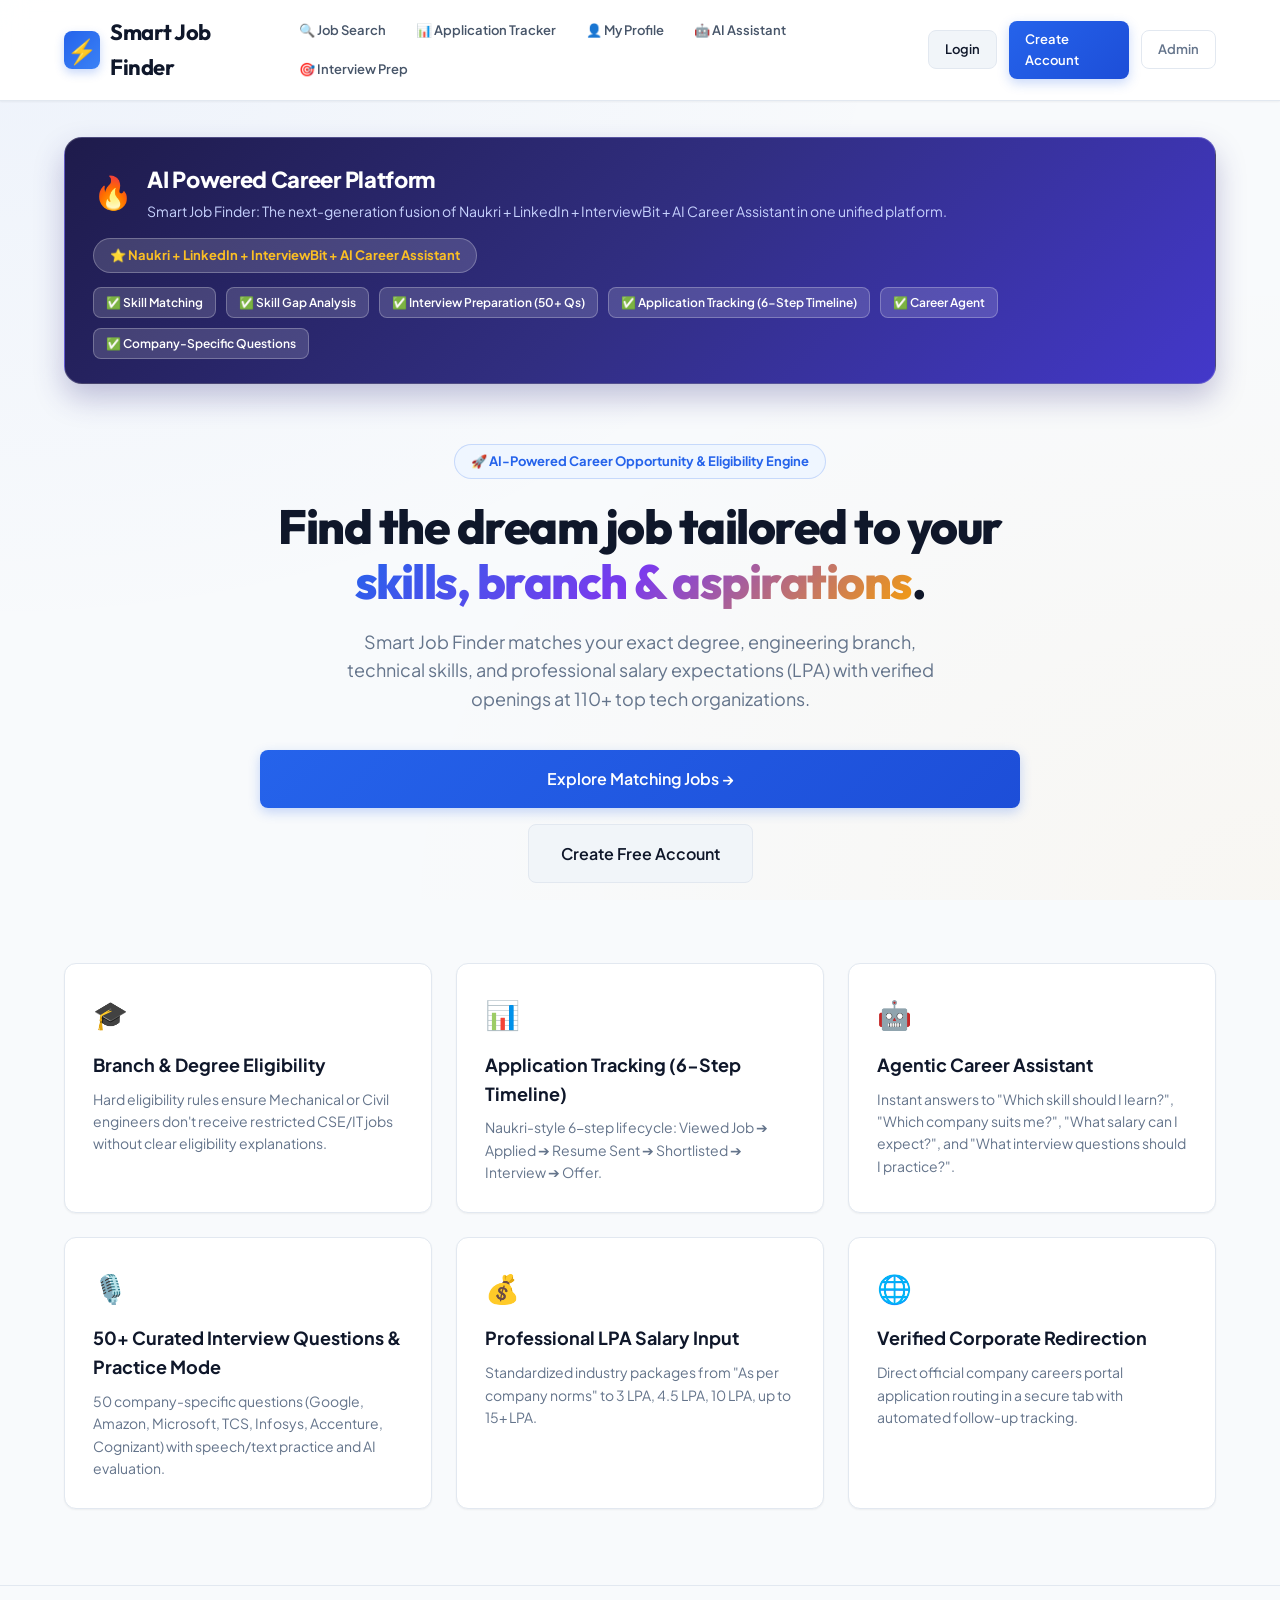
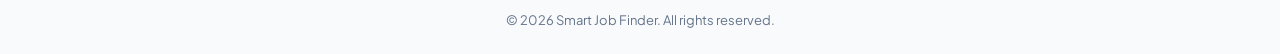
<file: web/index.html>
<!DOCTYPE html>
<html lang="en">
<head>
    <meta charset="UTF-8">
    <meta name="viewport" content="width=device-width, initial-scale=1.0">
    <title>Smart Job Finder - Discover Opportunities That Match Your Skills</title>
    <link rel="stylesheet" href="css/style.css">
</head>
<body>

    <header class="app-header">
        <div class="header-content">
            <a href="index.html" class="logo-title">
                <span class="logo-icon">⚡</span>
                <h1>Smart Job Finder</h1>
            </a>
            <div class="header-nav-links">
                <a href="job-search.html" class="nav-link">🔍 Job Search</a>
                <a href="application-tracker.html" class="nav-link">📊 Application Tracker</a>
                <a href="profile.html" class="nav-link">👤 My Profile</a>
                <a href="career-assistant.html" class="nav-link">🤖 AI Assistant</a>
                <a href="interview-prep.html" class="nav-link">🎯 Interview Prep</a>
            </div>
            <div class="header-actions">
                <a href="login.html" class="btn btn-secondary btn-sm">Login</a>
                <a href="register.html" class="btn btn-primary btn-sm">Create Account</a>
                <a href="admin-login.html" class="btn btn-outline btn-sm">Admin</a>
            </div>
        </div>
    </header>

    <main class="main-container">
        <!-- FEATURE 12: Teacher Attraction Banner -->
        <div class="teacher-attraction-banner" style="background: linear-gradient(135deg, #1e1b4b 0%, #312e81 50%, #4338ca 100%); color: #ffffff; padding: 24px 28px; border-radius: 18px; margin-bottom: 32px; box-shadow: 0 14px 30px rgba(49, 46, 129, 0.28); border: 1px solid rgba(255,255,255,0.18);">
            <div style="display:flex; justify-content:space-between; align-items:center; flex-wrap:wrap; gap:16px; margin-bottom:14px;">
                <div style="display:flex; align-items:center; gap:14px;">
                    <span style="font-size:32px;">🔥</span>
                    <div>
                        <h2 style="margin:0; font-size:22px; font-weight:800; letter-spacing:-0.3px; color:#ffffff;">AI Powered Career Platform</h2>
                        <p style="margin:3px 0 0 0; font-size:14px; color:#c7d2fe;">Smart Job Finder: The next-generation fusion of Naukri + LinkedIn + InterviewBit + AI Career Assistant in one unified platform.</p>
                    </div>
                </div>
                <span style="background:rgba(255,255,255,0.15); border:1px solid rgba(255,255,255,0.25); padding:6px 16px; border-radius:9999px; font-size:13px; font-weight:700; color:#fbbf24;">
                    ⭐ Naukri + LinkedIn + InterviewBit + AI Career Assistant
                </span>
            </div>
            <div style="display:flex; flex-wrap:wrap; gap:10px;">
                <span class="teacher-highlight-pill">✅ Skill Matching</span>
                <span class="teacher-highlight-pill">✅ Skill Gap Analysis</span>
                <span class="teacher-highlight-pill">✅ Interview Preparation (50+ Qs)</span>
                <span class="teacher-highlight-pill">✅ Application Tracking (6-Step Timeline)</span>
                <span class="teacher-highlight-pill">✅ Career Agent</span>
                <span class="teacher-highlight-pill">✅ Company-Specific Questions</span>
            </div>
        </div>

        <section class="hero-section">
            <div class="hero-pill">
                🚀 AI-Powered Career Opportunity &amp; Eligibility Engine
            </div>
            <h2 class="hero-title">
                Find the dream job tailored to your <span class="gradient-text">skills, branch &amp; aspirations</span>.
            </h2>
            <p class="hero-subtitle">
                Smart Job Finder matches your exact degree, engineering branch, technical skills, and professional salary expectations (LPA) with verified openings at 110+ top tech organizations.
            </p>
            <div class="hero-cta-group">
                <a href="job-search.html" class="btn btn-primary btn-lg">Explore Matching Jobs →</a>
                <a href="register.html" class="btn btn-secondary btn-lg">Create Free Account</a>
            </div>
        </section>

        <section class="feature-grid">
            <div class="feature-card">
                <span class="feature-icon">🎓</span>
                <h3>Branch &amp; Degree Eligibility</h3>
                <p>Hard eligibility rules ensure Mechanical or Civil engineers don't receive restricted CSE/IT jobs without clear eligibility explanations.</p>
            </div>
            <div class="feature-card">
                <span class="feature-icon">📊</span>
                <h3>Application Tracking (6-Step Timeline)</h3>
                <p>Naukri-style 6-step lifecycle: Viewed Job ➔ Applied ➔ Resume Sent ➔ Shortlisted ➔ Interview ➔ Offer.</p>
            </div>
            <div class="feature-card">
                <span class="feature-icon">🤖</span>
                <h3>Agentic Career Assistant</h3>
                <p>Instant answers to "Which skill should I learn?", "Which company suits me?", "What salary can I expect?", and "What interview questions should I practice?".</p>
            </div>
            <div class="feature-card">
                <span class="feature-icon">🎙️</span>
                <h3>50+ Curated Interview Questions &amp; Practice Mode</h3>
                <p>50 company-specific questions (Google, Amazon, Microsoft, TCS, Infosys, Accenture, Cognizant) with speech/text practice and AI evaluation.</p>
            </div>
            <div class="feature-card">
                <span class="feature-icon">💰</span>
                <h3>Professional LPA Salary Input</h3>
                <p>Standardized industry packages from "As per company norms" to 3 LPA, 4.5 LPA, 10 LPA, up to 15+ LPA.</p>
            </div>
            <div class="feature-card">
                <span class="feature-icon">🌐</span>
                <h3>Verified Corporate Redirection</h3>
                <p>Direct official company careers portal application routing in a secure tab with automated follow-up tracking.</p>
            </div>
        </section>
    </main>

    <footer style="text-align: center; padding: 24px; font-size: 13px; color: var(--text-muted); border-top: 1px solid var(--border-color); margin-top: 40px;">
        <p>© 2026 Smart Job Finder. All rights reserved.</p>
    </footer>

    <script src="js/script.js"></script>
</body>
</html>
</file>
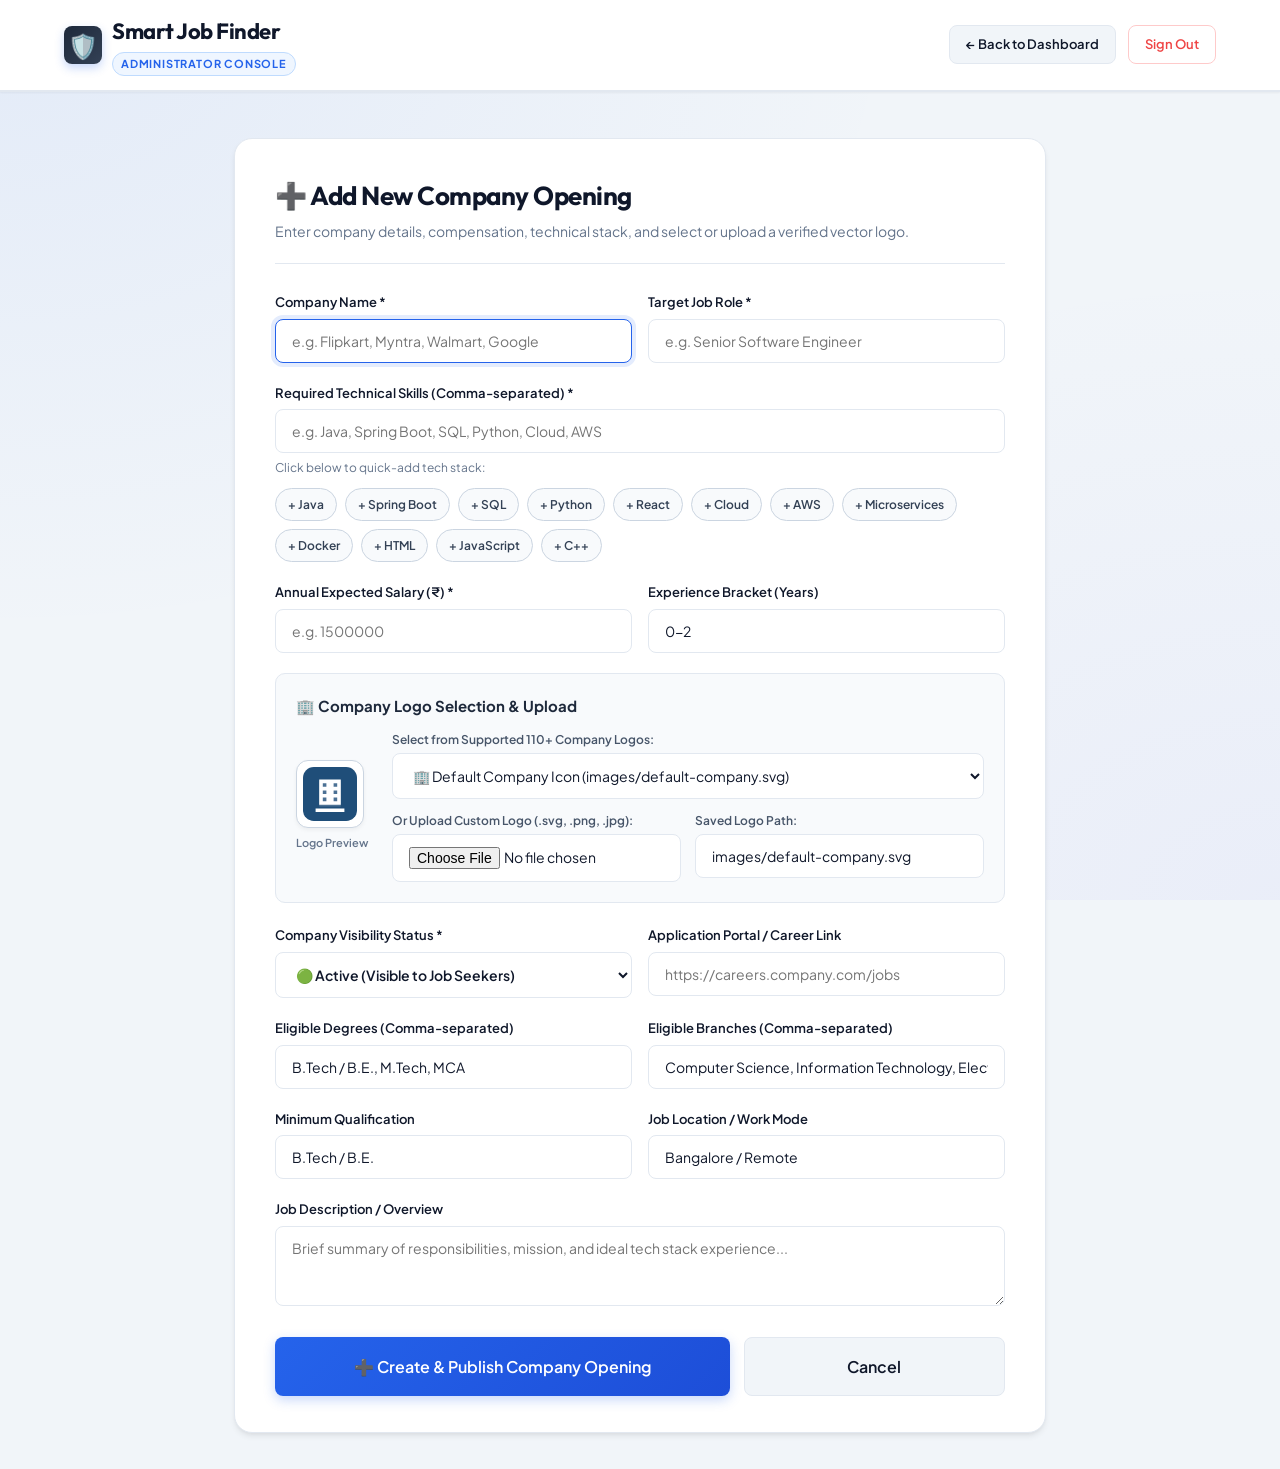
<file: web/add-company.html>
<!DOCTYPE html>
<html lang="en">
<head>
    <meta charset="UTF-8">
    <meta name="viewport" content="width=device-width, initial-scale=1.0">
    <title>Add New Company Opening - Smart Job Finder Admin</title>
    <link rel="stylesheet" href="css/style.css">
</head>
<body class="admin-body">

    <header class="app-header admin-header">
        <div class="header-content">
            <div class="logo-title">
                <span class="logo-icon admin-icon">🛡️</span>
                <div>
                    <h1>Smart Job Finder</h1>
                    <span class="badge-admin-tag">Administrator Console</span>
                </div>
            </div>
            <div class="header-actions">
                <a href="adminDashboard" class="btn btn-secondary btn-sm">← Back to Dashboard</a>
                <a href="adminLogout" class="btn btn-outline btn-sm btn-logout">Sign Out</a>
            </div>
        </div>
    </header>

    <main class="main-container admin-main" style="max-width: 860px;">
        <div class="search-form-card" style="max-width: 100%; padding: 36px 40px; margin-top: 10px;">
            <div class="search-header" style="text-align: left; border-bottom: 1px solid var(--border-color); padding-bottom: 20px; margin-bottom: 28px;">
                <div style="display: flex; justify-content: space-between; align-items: center;">
                    <div>
                        <h2 style="font-size: 26px; color: var(--text-main);">➕ Add New Company Opening</h2>
                        <p style="color: var(--text-muted); font-size: 14px; margin-top: 4px;">Enter company details, compensation, technical stack, and select or upload a verified vector logo.</p>
                    </div>
                </div>
            </div>

            <!-- Alert banner -->
            <div id="alertBanner" class="alert-banner"></div>

            <form action="addCompany" method="post" enctype="multipart/form-data">
                <div class="form-grid-2">
                    <div class="form-group">
                        <label for="company_name">Company Name *</label>
                        <input type="text"
                               id="company_name"
                               name="company_name"
                               class="form-control"
                               placeholder="e.g. Flipkart, Myntra, Walmart, Google"
                               required
                               autofocus
                               oninput="autoDetectLogo(this.value)">
                    </div>

                    <div class="form-group">
                        <label for="role">Target Job Role *</label>
                        <input type="text"
                               id="role"
                               name="role"
                               class="form-control"
                               placeholder="e.g. Senior Software Engineer"
                               required>
                    </div>
                </div>

                <div class="form-group">
                    <label for="skillsInput">Required Technical Skills (Comma-separated) *</label>
                    <input type="text"
                           id="skillsInput"
                           name="skills"
                           class="form-control"
                           placeholder="e.g. Java, Spring Boot, SQL, Python, Cloud, AWS"
                           required>
                    <div class="form-hint">Click below to quick-add tech stack:</div>
                    <div class="chip-container">
                        <span class="quick-chip" data-skill="Java">+ Java</span>
                        <span class="quick-chip" data-skill="Spring Boot">+ Spring Boot</span>
                        <span class="quick-chip" data-skill="SQL">+ SQL</span>
                        <span class="quick-chip" data-skill="Python">+ Python</span>
                        <span class="quick-chip" data-skill="React">+ React</span>
                        <span class="quick-chip" data-skill="Cloud">+ Cloud</span>
                        <span class="quick-chip" data-skill="AWS">+ AWS</span>
                        <span class="quick-chip" data-skill="Microservices">+ Microservices</span>
                        <span class="quick-chip" data-skill="Docker">+ Docker</span>
                        <span class="quick-chip" data-skill="HTML">+ HTML</span>
                        <span class="quick-chip" data-skill="JavaScript">+ JavaScript</span>
                        <span class="quick-chip" data-skill="C++">+ C++</span>
                    </div>
                </div>

                <div class="form-grid-2">
                    <div class="form-group">
                        <label for="salary">Annual Expected Salary (₹) *</label>
                        <input type="number"
                               id="salary"
                               name="salary"
                               class="form-control"
                               min="100000"
                               step="50000"
                               placeholder="e.g. 1500000"
                               required>
                    </div>

                    <div class="form-group">
                        <label for="experience">Experience Bracket (Years)</label>
                        <input type="text"
                               id="experience"
                               name="experience"
                               class="form-control"
                               placeholder="e.g. 0-2, 1-3, 2-5"
                               value="0-2">
                    </div>
                </div>

                <!-- Logo Management Section -->
                <div class="form-group" style="background: #f8fafc; border: 1px solid #e2e8f0; border-radius: 10px; padding: 20px; margin-bottom: 22px;">
                    <label style="font-weight: 700; color: #1e293b; font-size: 15px; margin-bottom: 12px; display: block;">🏢 Company Logo Selection &amp; Upload</label>
                    <div style="display: flex; gap: 24px; align-items: center; flex-wrap: wrap;">
                        <div style="text-align: center;">
                            <img id="logoPreview" src="images/default-company.svg" alt="Selected Logo Preview" style="width: 68px; height: 68px; object-fit: contain; background: #ffffff; border: 1.5px solid #cbd5e1; border-radius: 12px; padding: 6px; display: block; box-shadow: 0 2px 4px rgba(0,0,0,0.05);" onerror="this.onerror=null;this.src='images/default-company.svg';">
                            <span style="font-size: 11px; color: #64748b; margin-top: 6px; display: block; font-weight: 600;">Logo Preview</span>
                        </div>
                        <div style="flex: 1; min-width: 280px;">
                            <label for="logoSelect" style="font-size: 12px; font-weight: 600; color: #475569; margin-bottom: 4px; display: block;">Select from Supported 110+ Company Logos:</label>
                            <select id="logoSelect" class="form-control" style="margin-bottom: 12px;" onchange="onPresetSelected(this.value)">
                                <option value="images/accenture.svg">Accenture (images/accenture.svg)</option>
                                <option value="images/adobe.svg">Adobe (images/adobe.svg)</option>
                                <option value="images/airbnb.svg">Airbnb (images/airbnb.svg)</option>
                                <option value="images/amazon.svg">Amazon (images/amazon.svg)</option>
                                <option value="images/amd.svg">AMD (images/amd.svg)</option>
                                <option value="images/americanexpress.svg">American Express (AMEX) (images/americanexpress.svg)</option>
                                <option value="images/apple.svg">Apple (images/apple.svg)</option>
                                <option value="images/arm.svg">ARM (images/arm.svg)</option>
                                <option value="images/atlassian.svg">Atlassian (images/atlassian.svg)</option>
                                <option value="images/bain.svg">Bain & Company (images/bain.svg)</option>
                                <option value="images/bankofamerica.svg">Bank of America (images/bankofamerica.svg)</option>
                                <option value="images/barclays.svg">Barclays (images/barclays.svg)</option>
                                <option value="images/bcg.svg">Boston Consulting Group (BCG) (images/bcg.svg)</option>
                                <option value="images/bigbasket.svg">BigBasket (images/bigbasket.svg)</option>
                                <option value="images/bnpparibas.svg">BNP Paribas (images/bnpparibas.svg)</option>
                                <option value="images/booking.svg">Booking.com (images/booking.svg)</option>
                                <option value="images/bosch.svg">Bosch (images/bosch.svg)</option>
                                <option value="images/broadcom.svg">Broadcom (images/broadcom.svg)</option>
                                <option value="images/capgemini.svg">Capgemini (images/capgemini.svg)</option>
                                <option value="images/cisco.svg">Cisco (images/cisco.svg)</option>
                                <option value="images/citi.svg">Citi (images/citi.svg)</option>
                                <option value="images/cognizant.svg">Cognizant (images/cognizant.svg)</option>
                                <option value="images/cred.svg">Cred (images/cred.svg)</option>
                                <option value="images/databricks.svg">Databricks (images/databricks.svg)</option>
                                <option value="images/default-company.svg" selected>🏢 Default Company Icon (images/default-company.svg)</option>
                                <option value="images/dell.svg">Dell (images/dell.svg)</option>
                                <option value="images/deloitte.svg">Deloitte (images/deloitte.svg)</option>
                                <option value="images/deutschebank.svg">Deutsche Bank (images/deutschebank.svg)</option>
                                <option value="images/dropbox.svg">Dropbox (images/dropbox.svg)</option>
                                <option value="images/dxctechnology.svg">DXC Technology (images/dxctechnology.svg)</option>
                                <option value="images/ebay.svg">Ebay (images/ebay.svg)</option>
                                <option value="images/ericsson.svg">Ericsson (images/ericsson.svg)</option>
                                <option value="images/ey.svg">Ernst & Young (EY) (images/ey.svg)</option>
                                <option value="images/flipkart.svg">Flipkart (images/flipkart.svg)</option>
                                <option value="images/freshworks.svg">Freshworks (images/freshworks.svg)</option>
                                <option value="images/github.svg">Github (images/github.svg)</option>
                                <option value="images/goldmansachs.svg">Goldman Sachs (images/goldmansachs.svg)</option>
                                <option value="images/google.svg">Google (images/google.svg)</option>
                                <option value="images/groww.svg">Groww (images/groww.svg)</option>
                                <option value="images/hcltech.svg">HCLTech (images/hcltech.svg)</option>
                                <option value="images/hexaware.svg">Hexaware (images/hexaware.svg)</option>
                                <option value="images/honeywell.svg">Honeywell (images/honeywell.svg)</option>
                                <option value="images/hp.svg">HP (images/hp.svg)</option>
                                <option value="images/hsbc.svg">Hsbc (images/hsbc.svg)</option>
                                <option value="images/ibm.svg">IBM (images/ibm.svg)</option>
                                <option value="images/infosys.svg">Infosys (images/infosys.svg)</option>
                                <option value="images/inmobi.svg">Inmobi (images/inmobi.svg)</option>
                                <option value="images/intel.svg">Intel (images/intel.svg)</option>
                                <option value="images/intuit.svg">Intuit (images/intuit.svg)</option>
                                <option value="images/jpmorgan.svg">JPMorgan Chase (images/jpmorgan.svg)</option>
                                <option value="images/kpmg.svg">KPMG (images/kpmg.svg)</option>
                                <option value="images/lenovo.svg">Lenovo (images/lenovo.svg)</option>
                                <option value="images/linkedin.svg">Linkedin (images/linkedin.svg)</option>
                                <option value="images/ltimindtree.svg">LTIMindtree (images/ltimindtree.svg)</option>
                                <option value="images/mastercard.svg">Mastercard (images/mastercard.svg)</option>
                                <option value="images/mckinsey.svg">McKinsey & Company (images/mckinsey.svg)</option>
                                <option value="images/meesho.svg">Meesho (images/meesho.svg)</option>
                                <option value="images/meta.svg">Meta (images/meta.svg)</option>
                                <option value="images/micron.svg">Micron (images/micron.svg)</option>
                                <option value="images/microsoft.svg">Microsoft (images/microsoft.svg)</option>
                                <option value="images/morganstanley.svg">Morgan Stanley (images/morganstanley.svg)</option>
                                <option value="images/mphasis.svg">Mphasis (images/mphasis.svg)</option>
                                <option value="images/myntra.svg">Myntra (images/myntra.svg)</option>
                                <option value="images/netflix.svg">Netflix (images/netflix.svg)</option>
                                <option value="images/nokia.svg">Nokia (images/nokia.svg)</option>
                                <option value="images/nvidia.svg">Nvidia (images/nvidia.svg)</option>
                                <option value="images/nykaa.svg">Nykaa (images/nykaa.svg)</option>
                                <option value="images/ola.svg">Ola (images/ola.svg)</option>
                                <option value="images/oracle.svg">Oracle (images/oracle.svg)</option>
                                <option value="images/palantir.svg">Palantir (images/palantir.svg)</option>
                                <option value="images/paypal.svg">Paypal (images/paypal.svg)</option>
                                <option value="images/paytm.svg">Paytm (images/paytm.svg)</option>
                                <option value="images/persistentsystems.svg">Persistentsystems (images/persistentsystems.svg)</option>
                                <option value="images/philips.svg">Philips (images/philips.svg)</option>
                                <option value="images/phonepe.svg">PhonePe (images/phonepe.svg)</option>
                                <option value="images/pinterest.svg">Pinterest (images/pinterest.svg)</option>
                                <option value="images/pwc.svg">PwC (PricewaterhouseCoopers) (images/pwc.svg)</option>
                                <option value="images/qualcomm.svg">Qualcomm (images/qualcomm.svg)</option>
                                <option value="images/razorpay.svg">Razorpay (images/razorpay.svg)</option>
                                <option value="images/reddit.svg">Reddit (images/reddit.svg)</option>
                                <option value="images/salesforce.svg">Salesforce (images/salesforce.svg)</option>
                                <option value="images/samsung.svg">Samsung (images/samsung.svg)</option>
                                <option value="images/sap.svg">SAP (images/sap.svg)</option>
                                <option value="images/schneiderelectric.svg">Schneider Electric (images/schneiderelectric.svg)</option>
                                <option value="images/servicenow.svg">ServiceNow (images/servicenow.svg)</option>
                                <option value="images/siemens.svg">Siemens (images/siemens.svg)</option>
                                <option value="images/snowflake.svg">Snowflake (images/snowflake.svg)</option>
                                <option value="images/sony.svg">Sony (images/sony.svg)</option>
                                <option value="images/spotify.svg">Spotify (images/spotify.svg)</option>
                                <option value="images/standardchartered.svg">Standard Chartered (images/standardchartered.svg)</option>
                                <option value="images/stripe.svg">Stripe (images/stripe.svg)</option>
                                <option value="images/swiggy.svg">Swiggy (images/swiggy.svg)</option>
                                <option value="images/tcs.svg">Tata Consultancy Services (TCS) (images/tcs.svg)</option>
                                <option value="images/techmahindra.svg">Tech Mahindra (images/techmahindra.svg)</option>
                                <option value="images/ti.svg">Texas Instruments (TI) (images/ti.svg)</option>
                                <option value="images/twilio.svg">Twilio (images/twilio.svg)</option>
                                <option value="images/twitter.svg">Twitter / X (images/twitter.svg)</option>
                                <option value="images/uber.svg">Uber (images/uber.svg)</option>
                                <option value="images/urbancompany.svg">Urban Company (images/urbancompany.svg)</option>
                                <option value="images/visa.svg">Visa (images/visa.svg)</option>
                                <option value="images/vmware.svg">VMware (images/vmware.svg)</option>
                                <option value="images/walmart.svg">Walmart (images/walmart.svg)</option>
                                <option value="images/walmartglobaltech.svg">Walmart Global Tech (images/walmartglobaltech.svg)</option>
                                <option value="images/wellsfargo.svg">Wells Fargo (images/wellsfargo.svg)</option>
                                <option value="images/westerndigital.svg">Western Digital (images/westerndigital.svg)</option>
                                <option value="images/wipro.svg">Wipro (images/wipro.svg)</option>
                                <option value="images/workday.svg">Workday (images/workday.svg)</option>
                                <option value="images/zepto.svg">Zepto (images/zepto.svg)</option>
                                <option value="images/zerodha.svg">Zerodha (images/zerodha.svg)</option>
                                <option value="images/zoho.svg">Zoho (images/zoho.svg)</option>
                                <option value="images/zomato.svg">Zomato (images/zomato.svg)</option>
                            </select>
                            <div style="display: flex; gap: 14px; flex-wrap: wrap;">
                                <div style="flex: 1; min-width: 180px;">
                                    <label for="logoFile" style="font-size: 12px; font-weight: 600; color: #475569; margin-bottom: 4px; display: block;">Or Upload Custom Logo (.svg, .png, .jpg):</label>
                                    <input type="file" id="logoFile" name="logo_file" accept=".svg,.png,.jpg,.jpeg,.webp" class="form-control" onchange="onFileUploaded(this)">
                                </div>
                                <div style="flex: 1; min-width: 180px;">
                                    <label for="logo" style="font-size: 12px; font-weight: 600; color: #475569; margin-bottom: 4px; display: block;">Saved Logo Path:</label>
                                    <input type="text" id="logo" name="logo" class="form-control" value="images/default-company.svg" oninput="updateLogoPreview(this.value)">
                                </div>
                            </div>
                        </div>
                    </div>
                </div>

                <div class="form-grid-2">
                    <div class="form-group">
                        <label for="status">Company Visibility Status *</label>
                        <select id="status" name="status" class="form-control" style="font-weight: 600;">
                            <option value="ACTIVE" selected>🟢 Active (Visible to Job Seekers)</option>
                            <option value="INACTIVE">⏸️ Inactive (Hidden from Job Seekers)</option>
                        </select>
                    </div>

                    <div class="form-group">
                        <label for="apply_url">Application Portal / Career Link</label>
                        <input type="text"
                               id="apply_url"
                               name="apply_url"
                               class="form-control"
                               placeholder="https://careers.company.com/jobs">
                    </div>
                </div>

                <div class="form-grid-2">
                    <div class="form-group">
                        <label for="required_degree">Eligible Degrees (Comma-separated)</label>
                        <input type="text"
                               id="required_degree"
                               name="required_degree"
                               class="form-control"
                               placeholder="e.g. B.Tech / B.E., M.Tech, MCA"
                               value="B.Tech / B.E., M.Tech, MCA">
                    </div>

                    <div class="form-group">
                        <label for="eligible_branches">Eligible Branches (Comma-separated)</label>
                        <input type="text"
                               id="eligible_branches"
                               name="eligible_branches"
                               class="form-control"
                               placeholder="e.g. Computer Science, Information Technology"
                               value="Computer Science, Information Technology, Electronics & Communication">
                    </div>
                </div>

                <div class="form-grid-2">
                    <div class="form-group">
                        <label for="min_qualification">Minimum Qualification</label>
                        <input type="text"
                               id="min_qualification"
                               name="min_qualification"
                               class="form-control"
                               placeholder="e.g. B.Tech / B.E."
                               value="B.Tech / B.E.">
                    </div>

                    <div class="form-group">
                        <label for="location">Job Location / Work Mode</label>
                        <input type="text"
                               id="location"
                               name="location"
                               class="form-control"
                               placeholder="e.g. Bangalore, Hyderabad, Remote"
                               value="Bangalore / Remote">
                    </div>
                </div>

                <div class="form-group">
                    <label for="description">Job Description / Overview</label>
                    <textarea id="description"
                              name="description"
                              class="form-control"
                              rows="3"
                              placeholder="Brief summary of responsibilities, mission, and ideal tech stack experience..."></textarea>
                </div>

                <div style="display: flex; gap: 14px; margin-top: 24px;">
                    <button type="submit" class="btn btn-primary btn-lg" style="flex: 2;">
                        ➕ Create &amp; Publish Company Opening
                    </button>
                    <a href="adminDashboard" class="btn btn-secondary btn-lg" style="flex: 1; text-align: center;">
                        Cancel
                    </a>
                </div>
            </form>
        </div>
    </main>

    <script src="js/script.js"></script>
    <script>
        function updateLogoPreview(path) {
            if (!path || !path.trim()) path = 'images/default-company.svg';
            document.getElementById('logoPreview').src = path;
        }

        function onPresetSelected(val) {
            document.getElementById('logo').value = val;
            updateLogoPreview(val);
        }

        function onFileUploaded(input) {
            if (input.files && input.files[0]) {
                const file = input.files[0];
                const reader = new FileReader();
                reader.onload = function(e) {
                    document.getElementById('logoPreview').src = e.target.result;
                    document.getElementById('logo').value = 'images/' + file.name;
                };
                reader.readAsDataURL(file);
            }
        }

        function autoDetectLogo(name) {
            if (!name) return;
            const slug = name.toLowerCase().replace(/[^a-z0-9]/g, '');
            if (slug.length < 2) return;
            const fileInput = document.getElementById('logoFile');
            if (fileInput && fileInput.files && fileInput.files.length > 0) return;
            const sel = document.getElementById('logoSelect');

            // 1. Exact match with logo filename slug
            for (let i = 0; i < sel.options.length; i++) {
                const optVal = sel.options[i].value.toLowerCase().replace('images/', '').replace('.svg', '').replace(/[^a-z0-9]/g, '');
                if (optVal === slug) {
                    sel.selectedIndex = i;
                    onPresetSelected(sel.options[i].value);
                    return;
                }
            }

            // 2. Exact word match
            const words = name.toLowerCase().split(/[^a-z0-9]+/);
            for (let w of words) {
                if (w.length >= 2) {
                    for (let i = 0; i < sel.options.length; i++) {
                        const optVal = sel.options[i].value.toLowerCase().replace('images/', '').replace('.svg', '').replace(/[^a-z0-9]/g, '');
                        if (optVal === w) {
                            sel.selectedIndex = i;
                            onPresetSelected(sel.options[i].value);
                            return;
                        }
                    }
                }
            }

            // 3. Substring only for slugs with at least 4 characters
            if (slug.length >= 4) {
                for (let i = 0; i < sel.options.length; i++) {
                    const optVal = sel.options[i].value.toLowerCase().replace('images/', '').replace('.svg', '').replace(/[^a-z0-9]/g, '');
                    if (optVal.length >= 4 && (slug.includes(optVal) || optVal.includes(slug))) {
                        sel.selectedIndex = i;
                        onPresetSelected(sel.options[i].value);
                        return;
                    }
                }
            }
        }
    </script>
</body>
</html>
</file>
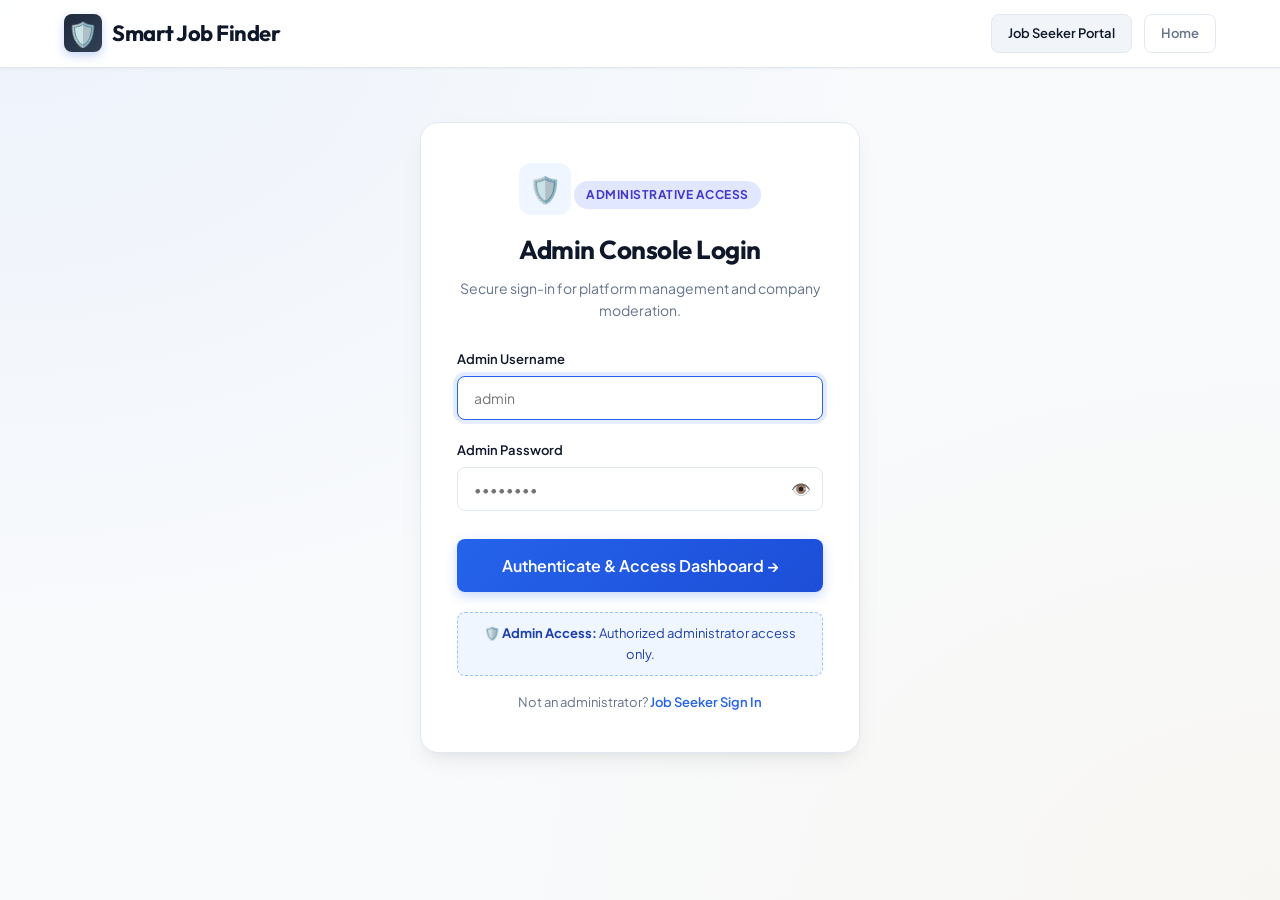
<file: web/admin-login.html>
<!DOCTYPE html>
<html lang="en">
<head>
    <meta charset="UTF-8">
    <meta name="viewport" content="width=device-width, initial-scale=1.0">
    <title>Admin Portal Sign In - Smart Job Finder</title>
    <link rel="stylesheet" href="css/style.css">
</head>
<body class="admin-auth-body">

    <header class="app-header">
        <div class="header-content">
            <a href="index.html" class="logo-title">
                <span class="logo-icon admin-icon">🛡️</span>
                <div>
                    <h1>Smart Job Finder</h1>
                </div>
            </a>
            <div class="header-actions">
                <a href="login.html" class="btn btn-secondary btn-sm">Job Seeker Portal</a>
                <a href="index.html" class="btn btn-outline btn-sm">Home</a>
            </div>
        </div>
    </header>

    <div class="auth-wrapper">
        <div class="auth-card admin-auth-card">
            <div class="auth-header">
                <div class="logo-badge admin-badge">🛡️</div>
                <div class="badge-pill-admin">Administrative Access</div>
                <h2>Admin Console Login</h2>
                <p>Secure sign-in for platform management and company moderation.</p>
            </div>

            <!-- Dynamic Alert Banner for feedback -->
            <div id="alertBanner" class="alert-banner"></div>

            <form action="adminLogin" method="post">
                <div class="form-group">
                    <label for="username">Admin Username</label>
                    <input type="text"
                           id="username"
                           name="username"
                           class="form-control"
                           placeholder="admin"
                           required
                           autocomplete="username"
                           autofocus>
                </div>

                <div class="form-group">
                    <label for="password">Admin Password</label>
                    <div class="password-input-wrapper">
                        <input type="password"
                               id="password"
                               name="password"
                               class="form-control"
                               placeholder="••••••••"
                               required
                               autocomplete="current-password">
                        <button type="button" class="btn-toggle-pwd" id="togglePasswordBtn" title="Toggle password visibility">👁️</button>
                    </div>
                </div>

                <button type="submit" class="btn btn-primary btn-block btn-lg" style="margin-top: 8px;">
                    Authenticate & Access Dashboard →
                </button>
            </form>

            <div class="admin-auth-footer">
                <div class="credential-hint">
                    🛡️ <strong>Admin Access:</strong> Authorized administrator access only.
                </div>
                <div style="margin-top: 16px; font-size: 13px; color: var(--text-muted);">
                    Not an administrator? 
                    <a href="login.html" style="color: var(--primary); font-weight: 600; text-decoration: none;">Job Seeker Sign In</a>
                </div>
            </div>
        </div>
    </div>

    <script src="js/script.js"></script>
    <script>
        // Password toggle
        const toggleBtn = document.getElementById('togglePasswordBtn');
        const pwdInput = document.getElementById('password');
        if (toggleBtn && pwdInput) {
            toggleBtn.addEventListener('click', () => {
                const isPassword = pwdInput.getAttribute('type') === 'password';
                pwdInput.setAttribute('type', isPassword ? 'text' : 'password');
                toggleBtn.textContent = isPassword ? '🙈' : '👁️';
            });
        }
    </script>
</body>
</html>
</file>
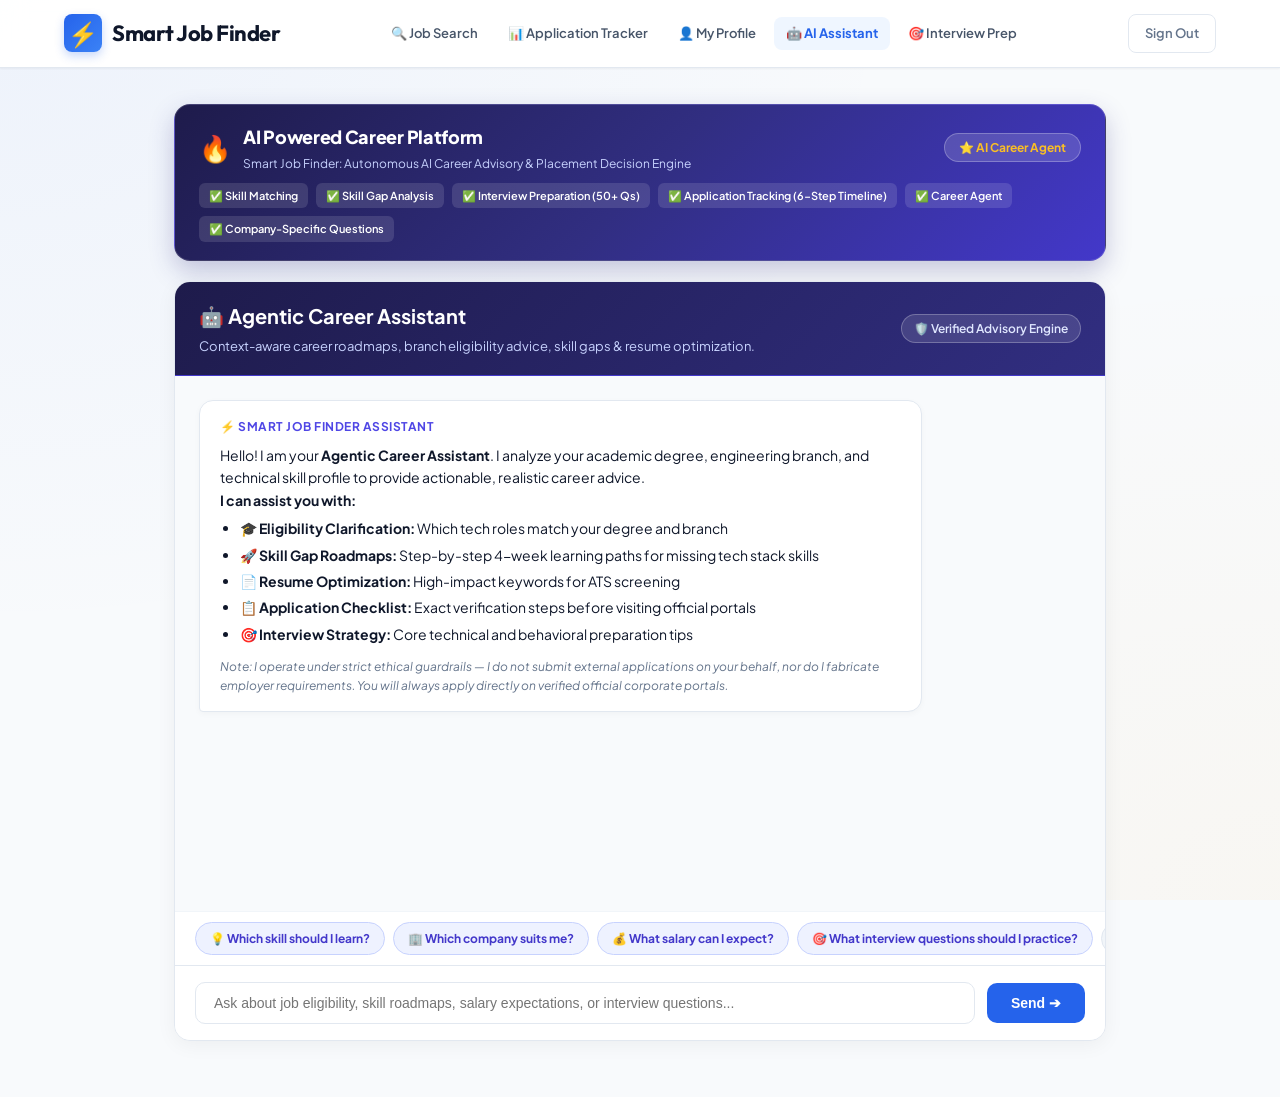
<file: web/career-assistant.html>
<!DOCTYPE html>
<html lang="en">
<head>
    <meta charset="UTF-8">
    <meta name="viewport" content="width=device-width, initial-scale=1.0">
    <title>Agentic Career Assistant - Smart Job Finder</title>
    <link rel="stylesheet" href="css/style.css?v=20260922_v1">
    <style>
        .assistant-container {
            max-width: 960px;
            margin: 20px auto;
            display: flex;
            flex-direction: column;
            height: calc(100vh - 140px);
            min-height: 600px;
            background: #ffffff;
            border: 1px solid var(--border-color);
            border-radius: 16px;
            box-shadow: 0 4px 20px rgba(0,0,0,0.05);
            overflow: hidden;
        }
        .assistant-header-bar {
            padding: 18px 24px;
            background: linear-gradient(135deg, #1e1b4b 0%, #312e81 100%);
            color: #ffffff;
            display: flex;
            justify-content: space-between;
            align-items: center;
            border-bottom: 1px solid #4338ca;
        }
        .assistant-title-group h2 {
            margin: 0 0 4px 0;
            font-size: 20px;
            font-weight: 700;
            display: flex;
            align-items: center;
            gap: 10px;
        }
        .assistant-title-group p {
            margin: 0;
            font-size: 13px;
            color: #c7d2fe;
        }
        .guardrail-pill {
            background: rgba(255,255,255,0.12);
            border: 1px solid rgba(255,255,255,0.25);
            padding: 4px 12px;
            border-radius: 9999px;
            font-size: 12px;
            color: #e0e7ff;
            font-weight: 600;
        }

        .chat-messages-area {
            flex: 1;
            padding: 24px;
            overflow-y: auto;
            background: #f8fafc;
            display: flex;
            flex-direction: column;
            gap: 18px;
        }

        .message-bubble {
            max-width: 82%;
            padding: 16px 20px;
            border-radius: 14px;
            font-size: 14px;
            line-height: 1.6;
            animation: fadeIn 0.3s ease;
        }
        @keyframes fadeIn {
            from { opacity: 0; transform: translateY(6px); }
            to { opacity: 1; transform: translateY(0); }
        }
        .user-message {
            align-self: flex-end;
            background: var(--primary);
            color: #ffffff;
            border-bottom-right-radius: 4px;
        }
        .bot-message {
            align-self: flex-start;
            background: #ffffff;
            color: var(--text-main);
            border: 1px solid #e2e8f0;
            border-bottom-left-radius: 4px;
            box-shadow: 0 2px 6px rgba(0,0,0,0.03);
        }
        .bot-message-header {
            display: flex;
            align-items: center;
            gap: 8px;
            font-size: 12px;
            font-weight: 700;
            color: #4f46e5;
            margin-bottom: 8px;
            text-transform: uppercase;
            letter-spacing: 0.5px;
        }
        .bot-markdown-content h3 {
            font-size: 16px;
            margin: 12px 0 6px 0;
            color: #1e1b4b;
        }
        .bot-markdown-content ul, .bot-markdown-content ol {
            margin: 6px 0 12px 0;
            padding-left: 20px;
        }
        .bot-markdown-content li {
            margin-bottom: 4px;
        }

        .quick-prompts-bar {
            padding: 10px 20px;
            background: #ffffff;
            border-top: 1px solid #f1f5f9;
            display: flex;
            gap: 8px;
            overflow-x: auto;
            white-space: nowrap;
        }
        .quick-prompt-chip {
            background: #f1f5f9;
            border: 1px solid #e2e8f0;
            border-radius: 9999px;
            padding: 6px 14px;
            font-size: 12px;
            font-weight: 600;
            color: #334155;
            cursor: pointer;
            transition: all 0.2s;
            flex-shrink: 0;
        }
        .quick-prompt-chip:hover {
            background: #e2e8f0;
            border-color: #cbd5e1;
            color: #0f172a;
        }

        .chat-input-bar {
            padding: 16px 20px;
            background: #ffffff;
            border-top: 1px solid var(--border-color);
            display: flex;
            gap: 12px;
            align-items: center;
        }
        .chat-input-bar input {
            flex: 1;
            padding: 12px 18px;
            font-size: 14px;
            border: 1px solid var(--border-color);
            border-radius: 10px;
            outline: none;
            transition: border-color 0.2s;
        }
        .chat-input-bar input:focus {
            border-color: var(--primary);
        }
        .chat-send-btn {
            background: var(--primary);
            color: #ffffff;
            border: none;
            border-radius: 10px;
            padding: 12px 24px;
            font-size: 14px;
            font-weight: 700;
            cursor: pointer;
            transition: background 0.2s;
            display: inline-flex;
            align-items: center;
            gap: 6px;
        }
        .chat-send-btn:hover {
            background: var(--primary-hover);
        }
    </style>
</head>
<body>

    <header class="app-header">
        <div class="header-content">
            <a href="index.html" class="logo-title">
                <span class="logo-icon">⚡</span>
                <h1>Smart Job Finder</h1>
            </a>
            <div class="header-nav-links">
                <a href="job-search.html" class="nav-link">🔍 Job Search</a>
                <a href="application-tracker.html" class="nav-link">📊 Application Tracker</a>
                <a href="profile.html" class="nav-link">👤 My Profile</a>
                <a href="career-assistant.html" class="nav-link active">🤖 AI Assistant</a>
                <a href="interview-prep.html" class="nav-link">🎯 Interview Prep</a>
            </div>
            <div class="header-actions">
                <span id="userGreeting" class="user-greeting-pill" style="display:none;">👋 Hello</span>
                <a href="logout" class="btn btn-outline btn-sm">Sign Out</a>
            </div>
        </div>
    </header>

    <main class="main-container" style="max-width: 980px;">
        <!-- FEATURE 12: Teacher Attraction Banner -->
        <div class="teacher-attraction-banner" style="background: linear-gradient(135deg, #1e1b4b 0%, #312e81 50%, #4338ca 100%); color: #ffffff; padding: 18px 24px; border-radius: 16px; margin-bottom: 20px; box-shadow: 0 10px 25px rgba(49, 46, 129, 0.25); border: 1px solid rgba(255,255,255,0.15);">
            <div style="display:flex; justify-content:space-between; align-items:center; flex-wrap:wrap; gap:12px; margin-bottom:10px;">
                <div style="display:flex; align-items:center; gap:12px;">
                    <span style="font-size:26px;">🔥</span>
                    <div>
                        <h3 style="margin:0; font-size:18px; font-weight:800; letter-spacing:-0.3px; color:#ffffff;">AI Powered Career Platform</h3>
                        <p style="margin:2px 0 0 0; font-size:12px; color:#c7d2fe;">Smart Job Finder: Autonomous AI Career Advisory &amp; Placement Decision Engine</p>
                    </div>
                </div>
                <span style="background:rgba(255,255,255,0.15); border:1px solid rgba(255,255,255,0.25); padding:4px 14px; border-radius:9999px; font-size:12px; font-weight:700; color:#fbbf24;">
                    ⭐ AI Career Agent
                </span>
            </div>
            <div style="display:flex; flex-wrap:wrap; gap:8px;">
                <span style="background:rgba(255,255,255,0.12); padding:4px 10px; border-radius:6px; font-size:11px; font-weight:600;">✅ Skill Matching</span>
                <span style="background:rgba(255,255,255,0.12); padding:4px 10px; border-radius:6px; font-size:11px; font-weight:600;">✅ Skill Gap Analysis</span>
                <span style="background:rgba(255,255,255,0.12); padding:4px 10px; border-radius:6px; font-size:11px; font-weight:600;">✅ Interview Preparation (50+ Qs)</span>
                <span style="background:rgba(255,255,255,0.12); padding:4px 10px; border-radius:6px; font-size:11px; font-weight:600;">✅ Application Tracking (6-Step Timeline)</span>
                <span style="background:rgba(255,255,255,0.12); padding:4px 10px; border-radius:6px; font-size:11px; font-weight:600;">✅ Career Agent</span>
                <span style="background:rgba(255,255,255,0.12); padding:4px 10px; border-radius:6px; font-size:11px; font-weight:600;">✅ Company-Specific Questions</span>
            </div>
        </div>

        <div class="assistant-container">
            <div class="assistant-header-bar">
                <div class="assistant-title-group">
                    <h2>🤖 Agentic Career Assistant</h2>
                    <p>Context-aware career roadmaps, branch eligibility advice, skill gaps &amp; resume optimization.</p>
                </div>
                <div class="guardrail-pill" title="Advisory Intelligence Only: Never claims external submissions or fabricates data">
                    🛡️ Verified Advisory Engine
                </div>
            </div>

            <!-- Messages Area -->
            <div id="chatMessages" class="chat-messages-area">
                <div class="message-bubble bot-message">
                    <div class="bot-message-header">⚡ Smart Job Finder Assistant</div>
                    <div class="bot-markdown-content">
                        <p>Hello! I am your <strong>Agentic Career Assistant</strong>. I analyze your academic degree, engineering branch, and technical skill profile to provide actionable, realistic career advice.</p>
                        <p><strong>I can assist you with:</strong></p>
                        <ul>
                            <li>🎓 <strong>Eligibility Clarification:</strong> Which tech roles match your degree and branch</li>
                            <li>🚀 <strong>Skill Gap Roadmaps:</strong> Step-by-step 4-week learning paths for missing tech stack skills</li>
                            <li>📄 <strong>Resume Optimization:</strong> High-impact keywords for ATS screening</li>
                            <li>📋 <strong>Application Checklist:</strong> Exact verification steps before visiting official portals</li>
                            <li>🎯 <strong>Interview Strategy:</strong> Core technical and behavioral preparation tips</li>
                        </ul>
                        <p style="font-size: 12px; color: #64748b; margin-top: 8px;">
                            <em>Note: I operate under strict ethical guardrails — I do not submit external applications on your behalf, nor do I fabricate employer requirements. You will always apply directly on verified official corporate portals.</em>
                        </p>
                    </div>
                </div>
            </div>

            <!-- FEATURE 10: Quick Prompts Bar (4 Core Questions + Advanced) -->
            <div class="quick-prompts-bar">
                <span class="quick-prompt-chip" style="background:#eef2ff; color:#4338ca; border-color:#c7d2fe; font-weight:700;" onclick="sendQuickPrompt('Which skill should I learn?')">💡 Which skill should I learn?</span>
                <span class="quick-prompt-chip" style="background:#eef2ff; color:#4338ca; border-color:#c7d2fe; font-weight:700;" onclick="sendQuickPrompt('Which company suits me?')">🏢 Which company suits me?</span>
                <span class="quick-prompt-chip" style="background:#eef2ff; color:#4338ca; border-color:#c7d2fe; font-weight:700;" onclick="sendQuickPrompt('What salary can I expect?')">💰 What salary can I expect?</span>
                <span class="quick-prompt-chip" style="background:#eef2ff; color:#4338ca; border-color:#c7d2fe; font-weight:700;" onclick="sendQuickPrompt('What interview questions should I practice?')">🎯 What interview questions should I practice?</span>
                <span class="quick-prompt-chip" onclick="sendQuickPrompt('How do I check if my degree and branch make me eligible for software roles?')">🎓 Branch Eligibility</span>
                <span class="quick-prompt-chip" onclick="sendQuickPrompt('Generate a 4-week learning roadmap for Spring Boot, Microservices and Docker')">🚀 4-Week Skill Roadmap</span>
                <span class="quick-prompt-chip" onclick="sendQuickPrompt('What are top ATS resume keywords for a Java Backend Developer?')">📄 Resume ATS Keywords</span>
                <span class="quick-prompt-chip" onclick="sendQuickPrompt('What is the complete checklist before I click Apply Now on an official portal?')">📋 Pre-Application Checklist</span>
            </div>

            <!-- Input Bar -->
            <div class="chat-input-bar">
                <input type="text" id="userInput" placeholder="Ask about job eligibility, skill roadmaps, salary expectations, or interview questions..." onkeydown="handleKeyDown(event)">
                <button type="button" class="chat-send-btn" onclick="sendMessage()">
                    Send ➔
                </button>
            </div>
        </div>
    </main>

    <script src="js/script.js?v=20260922_v1"></script>
    <script>
        function handleKeyDown(e) {
            if (e.key === 'Enter') {
                sendMessage();
            }
        }

        function sendQuickPrompt(promptText) {
            document.getElementById('userInput').value = promptText;
            sendMessage();
        }

        function sendMessage() {
            const input = document.getElementById('userInput');
            const message = input.value.trim();
            if (!message) return;

            // Render User Bubble
            appendUserMessage(message);
            input.value = '';

            // Render Loading Indicator
            const loadingId = appendLoadingBubble();

            const params = new URLSearchParams();
            params.append('message', message);
            params.append('mode', 'general');

            fetch('api/careerAssistant', {
                method: 'POST',
                headers: { 'Content-Type': 'application/x-www-form-urlencoded' },
                body: params.toString()
            })
            .then(res => res.json())
            .then(data => {
                removeLoadingBubble(loadingId);
                if (data.reply) {
                    appendBotMessage(data.reply);
                } else if (data.error) {
                    appendBotMessage('⚠️ ' + data.error);
                }
            })
            .catch(err => {
                removeLoadingBubble(loadingId);
                appendBotMessage('❌ Sorry, I encountered a network error connecting to the career intelligence engine. Please try again.');
            });
        }

        function appendUserMessage(text) {
            const container = document.getElementById('chatMessages');
            const div = document.createElement('div');
            div.className = 'message-bubble user-message';
            div.textContent = text;
            container.appendChild(div);
            container.scrollTop = container.scrollHeight;
        }

        function appendBotMessage(markdownText) {
            const container = document.getElementById('chatMessages');
            const div = document.createElement('div');
            div.className = 'message-bubble bot-message';

            let header = '<div class="bot-message-header">⚡ Career Assistant</div>';
            let formatted = formatSimpleMarkdown(markdownText);
            div.innerHTML = header + '<div class="bot-markdown-content">' + formatted + '</div>';

            container.appendChild(div);
            container.scrollTop = container.scrollHeight;
        }

        function appendLoadingBubble() {
            const container = document.getElementById('chatMessages');
            const div = document.createElement('div');
            const id = 'loading_' + Date.now();
            div.id = id;
            div.className = 'message-bubble bot-message';
            div.innerHTML = '<div style="display:flex; align-items:center; gap:8px; color:#6366f1;"><span>⏳</span> Analyzing career guidance...</div>';
            container.appendChild(div);
            container.scrollTop = container.scrollHeight;
            return id;
        }

        function removeLoadingBubble(id) {
            const el = document.getElementById(id);
            if (el) el.remove();
        }

        function formatSimpleMarkdown(txt) {
            if (!txt) return '';
            // Basic markdown converter for clean presentation
            let out = escapeHtml(txt);
            // Bold
            out = out.replace(/\*\*(.*?)\*\*/g, '<strong>$1</strong>');
            // Headers
            out = out.replace(/^### (.*$)/gim, '<h3>$1</h3>');
            out = out.replace(/^## (.*$)/gim, '<h3>$1</h3>');
            out = out.replace(/^# (.*$)/gim, '<h3>$1</h3>');
            // Bullet items
            out = out.replace(/^\- (.*$)/gim, '<li>$1</li>');
            out = out.replace(/^\* (.*$)/gim, '<li>$1</li>');
            // Wrap list items
            out = out.replace(/(<li>[\s\S]*?<\/li>)/g, '<ul>$1</ul>');
            out = out.replace(/<\/ul>\s*<ul>/g, '');
            // Line breaks
            out = out.replace(/\n\n/g, '<br><br>');
            return out;
        }

        function escapeHtml(str) {
            if (!str) return '';
            return String(str).replace(/&/g, '&amp;').replace(/</g, '&lt;').replace(/>/g, '&gt;').replace(/"/g, '&quot;');
        }
    </script>
</body>
</html>
</file>
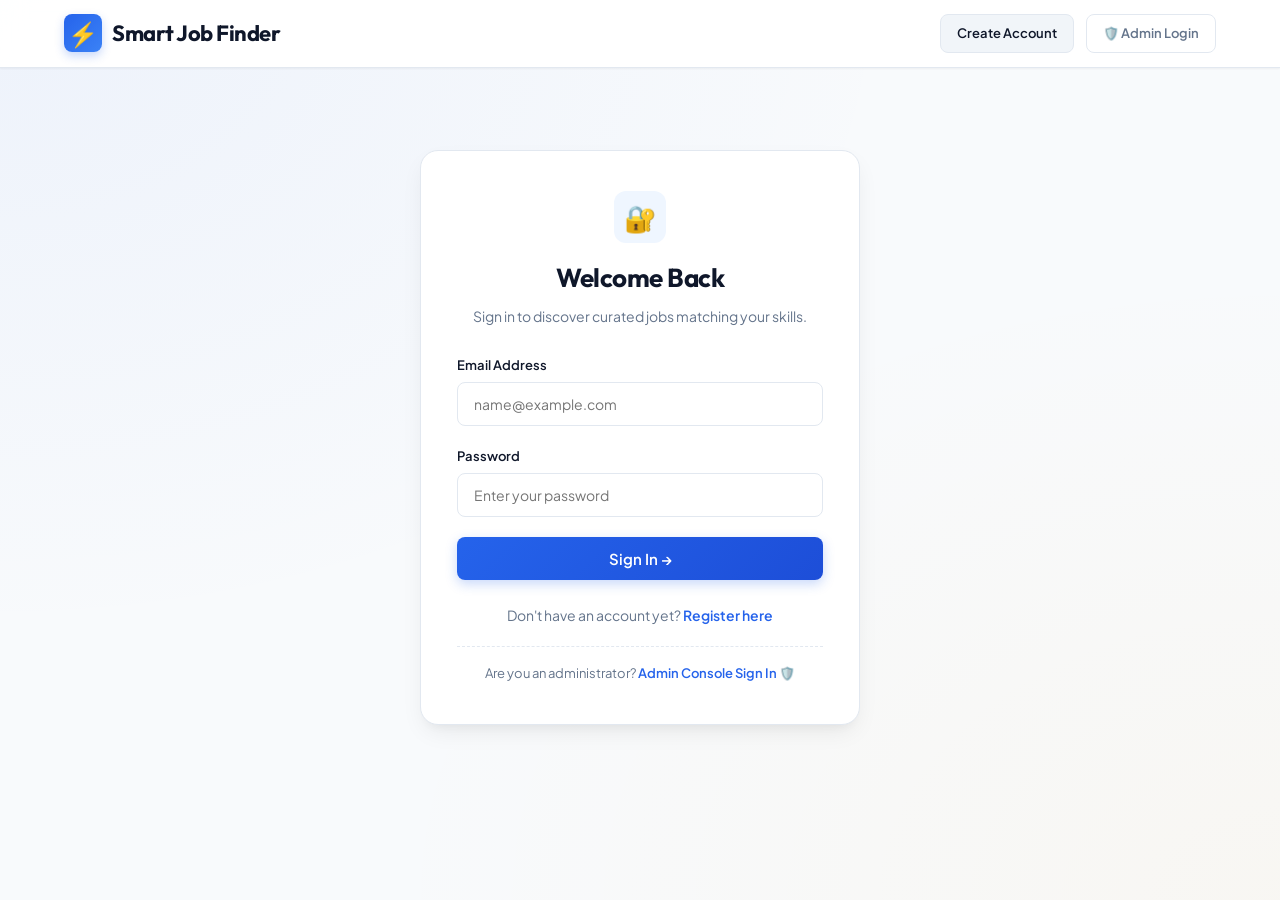
<file: web/login.html>
<!DOCTYPE html>
<html lang="en">
<head>
    <meta charset="UTF-8">
    <meta name="viewport" content="width=device-width, initial-scale=1.0">
    <title>Sign In - Smart Job Finder</title>
    <link rel="stylesheet" href="css/style.css">
</head>
<body>

    <header class="app-header">
        <div class="header-content">
            <a href="index.html" class="logo-title">
                <span class="logo-icon">⚡</span>
                <h1>Smart Job Finder</h1>
            </a>
            <div class="header-actions">
                <a href="register.html" class="btn btn-secondary btn-sm">Create Account</a>
                <a href="admin-login.html" class="btn btn-outline btn-sm">🛡️ Admin Login</a>
            </div>
        </div>
    </header>

    <div class="auth-wrapper">
        <div class="auth-card">
            <div class="auth-header">
                <div class="logo-badge">🔐</div>
                <h2>Welcome Back</h2>
                <p>Sign in to discover curated jobs matching your skills.</p>
            </div>

            <!-- Dynamic Alert Banner for feedback from RegisterServlet / LoginServlet -->
            <div id="alertBanner" class="alert-banner"></div>

            <form action="login" method="post">
                <div class="form-group">
                    <label for="email">Email Address</label>
                    <input type="email"
                           id="email"
                           name="email"
                           class="form-control"
                           placeholder="name@example.com"
                           required
                           autocomplete="email">
                </div>

                <div class="form-group">
                    <label for="password">Password</label>
                    <input type="password"
                           id="password"
                           name="password"
                           class="form-control"
                           placeholder="Enter your password"
                           required
                           autocomplete="current-password">
                </div>

                <button type="submit" class="btn btn-primary">
                    Sign In →
                </button>
            </form>

            <div style="margin-top: 24px; font-size: 14px; color: var(--text-muted);">
                Don't have an account yet? 
                <a href="register.html" style="color: var(--primary); font-weight: 600; text-decoration: none;">Register here</a>
            </div>

            <div style="margin-top: 20px; padding-top: 16px; border-top: 1px dashed var(--border-color); font-size: 13px; color: var(--text-muted);">
                Are you an administrator? 
                <a href="admin-login.html" style="color: #2563eb; font-weight: 600; text-decoration: none;">Admin Console Sign In 🛡️</a>
            </div>
        </div>
    </div>

    <script src="js/script.js"></script>
</body>
</html>
</file>
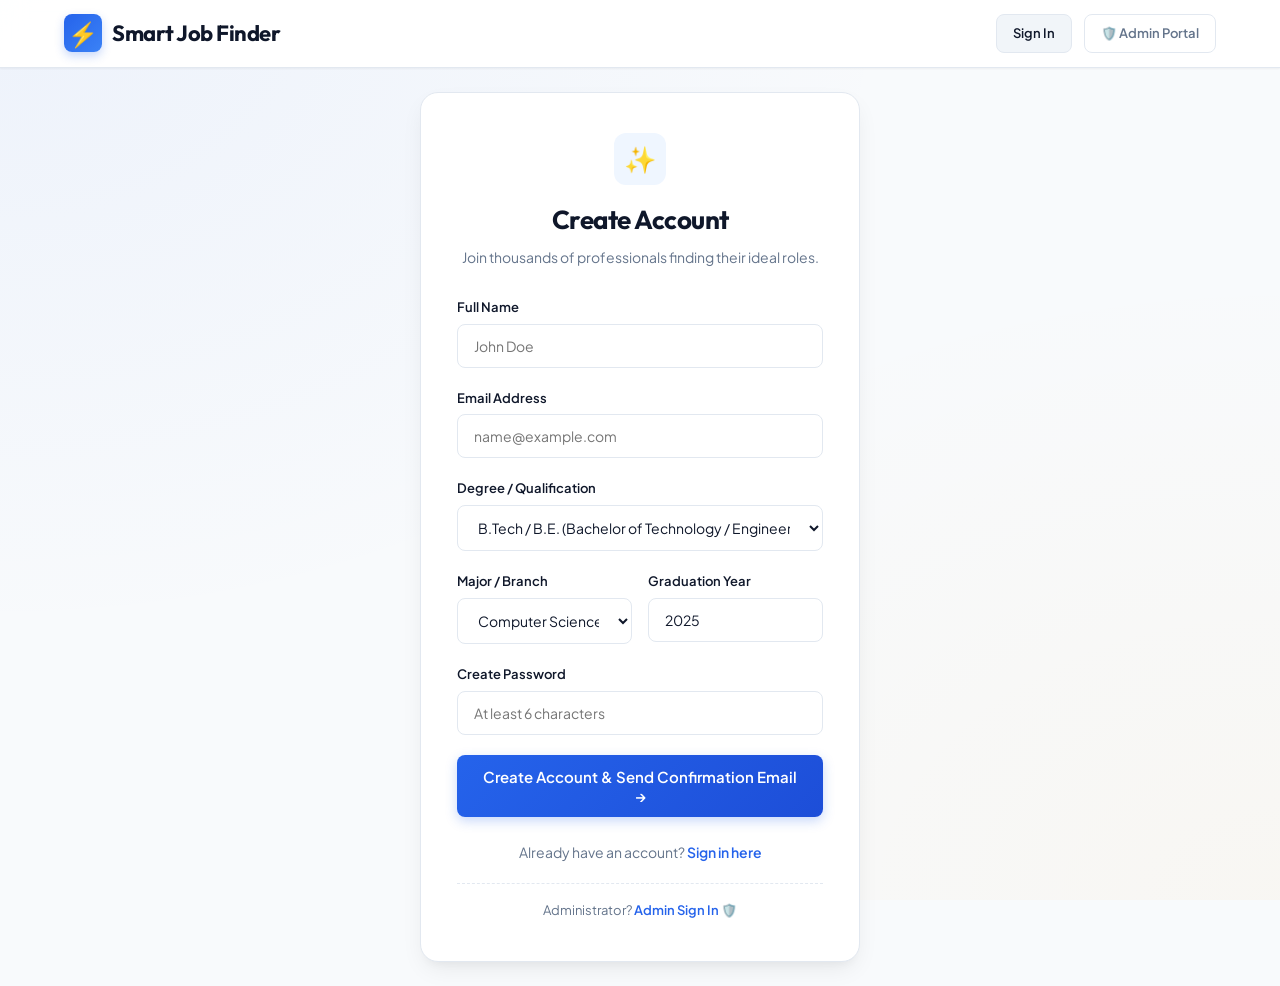
<file: web/register.html>
<!DOCTYPE html>
<html lang="en">
<head>
    <meta charset="UTF-8">
    <meta name="viewport" content="width=device-width, initial-scale=1.0">
    <title>Create Account - Smart Job Finder</title>
    <link rel="stylesheet" href="css/style.css">
</head>
<body>

    <header class="app-header">
        <div class="header-content">
            <a href="index.html" class="logo-title">
                <span class="logo-icon">⚡</span>
                <h1>Smart Job Finder</h1>
            </a>
            <div class="header-actions">
                <a href="login.html" class="btn btn-secondary btn-sm">Sign In</a>
                <a href="admin-login.html" class="btn btn-outline btn-sm">🛡️ Admin Portal</a>
            </div>
        </div>
    </header>

    <div class="auth-wrapper">
        <div class="auth-card">
            <div class="auth-header">
                <div class="logo-badge">✨</div>
                <h2>Create Account</h2>
                <p>Join thousands of professionals finding their ideal roles.</p>
            </div>

            <!-- Dynamic Alert Banner for feedback -->
            <div id="alertBanner" class="alert-banner"></div>

            <form action="register" method="post">
                <div class="form-group">
                    <label for="name">Full Name</label>
                    <input type="text"
                           id="name"
                           name="name"
                           class="form-control"
                           placeholder="John Doe"
                           required
                           autocomplete="name">
                </div>

                <div class="form-group">
                    <label for="email">Email Address</label>
                    <input type="email"
                           id="email"
                           name="email"
                           class="form-control"
                           placeholder="name@example.com"
                           required
                           autocomplete="email">
                </div>

                <div class="form-group">
                    <label for="degree">Degree / Qualification</label>
                    <select id="degree" name="degree" class="form-control" required>
                        <option value="B.Tech / B.E." selected>B.Tech / B.E. (Bachelor of Technology / Engineering)</option>
                        <option value="M.Tech / M.E.">M.Tech / M.E. (Master of Technology)</option>
                        <option value="BCA">BCA (Bachelor of Computer Applications)</option>
                        <option value="MCA">MCA (Master of Computer Applications)</option>
                        <option value="B.Sc">B.Sc (Computer Science / IT / Stats)</option>
                        <option value="M.Sc">M.Sc (Computer Science / Data Science)</option>
                        <option value="Diploma">Diploma in Engineering</option>
                    </select>
                </div>

                <div class="form-grid-2">
                    <div class="form-group">
                        <label for="branch">Major / Branch</label>
                        <select id="branch" name="branch" class="form-control" required>
                            <option value="Computer Science & Engineering" selected>Computer Science &amp; Engg (CSE)</option>
                            <option value="Information Technology">Information Technology (IT)</option>
                            <option value="Electronics & Communication">Electronics &amp; Communication (ECE)</option>
                            <option value="Electrical & Electronics">Electrical &amp; Electronics (EEE)</option>
                            <option value="Data Science & AI">Data Science &amp; Artificial Intelligence</option>
                            <option value="Mechanical Engineering">Mechanical Engineering</option>
                            <option value="Civil Engineering">Civil Engineering</option>
                        </select>
                    </div>

                    <div class="form-group">
                        <label for="graduation_year">Graduation Year</label>
                        <input type="number"
                               id="graduation_year"
                               name="graduation_year"
                               class="form-control"
                               min="2020"
                               max="2030"
                               value="2025"
                               required>
                    </div>
                </div>

                <div class="form-group">
                    <label for="password">Create Password</label>
                    <input type="password"
                           id="password"
                           name="password"
                           class="form-control"
                           placeholder="At least 6 characters"
                           minlength="6"
                           required
                           autocomplete="new-password">
                </div>

                <button type="submit" class="btn btn-primary">
                    Create Account &amp; Send Confirmation Email →
                </button>
            </form>

            <div style="margin-top: 24px; font-size: 14px; color: var(--text-muted);">
                Already have an account? 
                <a href="login.html" style="color: var(--primary); font-weight: 600; text-decoration: none;">Sign in here</a>
            </div>

            <div style="margin-top: 20px; padding-top: 16px; border-top: 1px dashed var(--border-color); font-size: 13px; color: var(--text-muted);">
                Administrator? 
                <a href="admin-login.html" style="color: #2563eb; font-weight: 600; text-decoration: none;">Admin Sign In 🛡️</a>
            </div>
        </div>
    </div>

    <script src="js/script.js"></script>
</body>
</html>
</file>
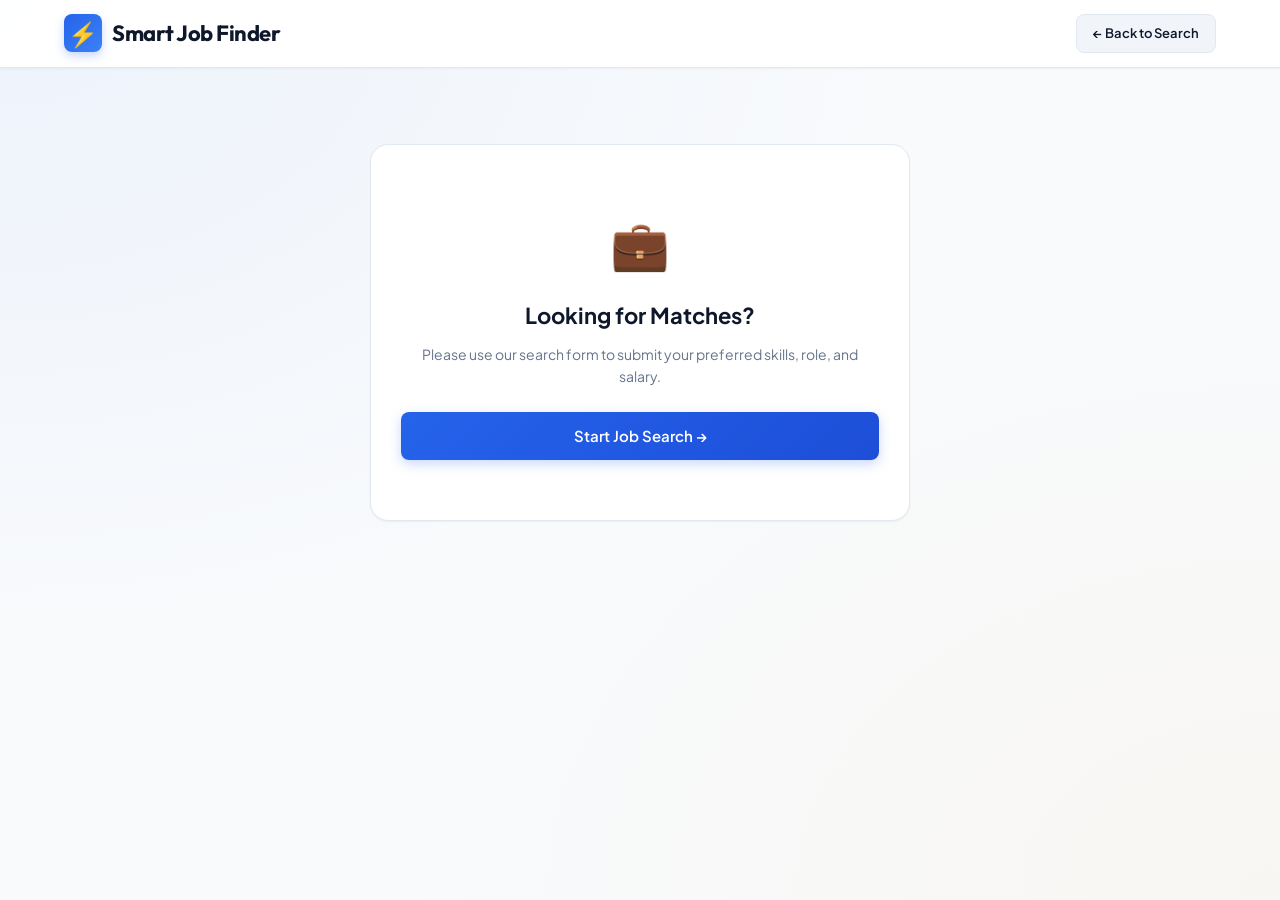
<file: web/results.html>
<!DOCTYPE html>
<html lang="en">
<head>
    <meta charset="UTF-8">
    <meta name="viewport" content="width=device-width, initial-scale=1.0">
    <title>Matching Jobs - Smart Job Finder</title>
    <link rel="stylesheet" href="css/style.css">
</head>
<body>

    <header class="app-header">
        <div class="header-content">
            <a href="index.html" class="logo-title">
                <span class="logo-icon">⚡</span>
                <h1>Smart Job Finder</h1>
            </a>
            <div class="header-actions">
                <a href="job-search.html" class="btn btn-secondary btn-sm">← Back to Search</a>
            </div>
        </div>
    </header>

    <main class="main-container">
        <div class="no-results-card">
            <div class="empty-icon">💼</div>
            <h3>Looking for Matches?</h3>
            <p>Please use our search form to submit your preferred skills, role, and salary.</p>
            <a href="job-search.html" class="btn btn-primary">Start Job Search →</a>
        </div>
    </main>

    <script src="js/script.js"></script>
</body>
</html>
</file>
<file: web/css/style.css>
@import url('https://fonts.googleapis.com/css2?family=Plus+Jakarta+Sans:wght@400;500;600;700;800&family=Outfit:wght@500;600;700;800&display=swap');

:root {
    --primary: #2563eb;
    --primary-hover: #1d4ed8;
    --primary-light: #eff6ff;
    --secondary: #475569;
    --accent: #f59e0b;
    --success: #10b981;
    --success-bg: #ecfdf5;
    --danger: #ef4444;
    --danger-bg: #fef2f2;
    --text-main: #0f172a;
    --text-muted: #64748b;
    --bg-page: #f8fafc;
    --card-bg: #ffffff;
    --border-color: #e2e8f0;
    --shadow-sm: 0 1px 2px 0 rgba(0, 0, 0, 0.05);
    --shadow-md: 0 4px 6px -1px rgba(0, 0, 0, 0.08), 0 2px 4px -2px rgba(0, 0, 0, 0.05);
    --shadow-lg: 0 10px 25px -5px rgba(0, 0, 0, 0.08), 0 8px 10px -6px rgba(0, 0, 0, 0.04);
    --shadow-hover: 0 20px 30px -10px rgba(37, 99, 235, 0.15);
    --radius-sm: 8px;
    --radius-md: 12px;
    --radius-lg: 18px;
    --radius-full: 9999px;
}

* {
    box-sizing: border-box;
    margin: 0;
    padding: 0;
}

body {
    font-family: 'Plus Jakarta Sans', -apple-system, BlinkMacSystemFont, 'Segoe UI', Roboto, sans-serif;
    background-color: var(--bg-page);
    background-image: radial-gradient(at 0% 0%, rgba(37, 99, 235, 0.05) 0px, transparent 50%),
                      radial-gradient(at 100% 100%, rgba(245, 158, 11, 0.04) 0px, transparent 50%);
    background-attachment: fixed;
    color: var(--text-main);
    line-height: 1.6;
    min-height: 100vh;
    display: flex;
    flex-direction: column;
}

/* Header Component */
.app-header {
    background: rgba(255, 255, 255, 0.95);
    backdrop-filter: blur(12px);
    border-bottom: 1px solid var(--border-color);
    position: sticky;
    top: 0;
    z-index: 100;
    box-shadow: var(--shadow-sm);
}

.header-content {
    max-width: 1200px;
    margin: 0 auto;
    padding: 14px 24px;
    display: flex;
    justify-content: space-between;
    align-items: center;
}

.logo-title {
    display: flex;
    align-items: center;
    gap: 10px;
    text-decoration: none;
}

.logo-icon {
    font-size: 24px;
    background: linear-gradient(135deg, #2563eb, #3b82f6);
    color: white;
    width: 38px;
    height: 38px;
    display: flex;
    align-items: center;
    justify-content: center;
    border-radius: var(--radius-sm);
    box-shadow: 0 4px 10px rgba(37, 99, 235, 0.25);
}

.logo-title h1 {
    font-family: 'Outfit', sans-serif;
    font-size: 22px;
    font-weight: 700;
    color: var(--text-main);
    letter-spacing: -0.5px;
}

.header-actions {
    display: flex;
    align-items: center;
    gap: 12px;
}

/* Main Container */
.main-container {
    max-width: 1200px;
    width: 100%;
    margin: 0 auto;
    padding: 36px 24px;
    flex: 1;
}

/* Authentication & Hero Card Containers */
.auth-wrapper {
    display: flex;
    justify-content: center;
    align-items: center;
    min-height: calc(100vh - 160px);
    padding: 24px;
}

.auth-card {
    background: var(--card-bg);
    width: 100%;
    max-width: 440px;
    padding: 40px 36px;
    border-radius: var(--radius-lg);
    box-shadow: var(--shadow-lg);
    border: 1px solid var(--border-color);
    text-align: center;
    animation: fadeIn 0.4s ease-out;
}

.auth-header {
    margin-bottom: 28px;
}

.auth-header .logo-badge {
    width: 52px;
    height: 52px;
    background: var(--primary-light);
    color: var(--primary);
    font-size: 26px;
    display: inline-flex;
    align-items: center;
    justify-content: center;
    border-radius: var(--radius-md);
    margin-bottom: 14px;
}

.auth-header h2 {
    font-family: 'Outfit', sans-serif;
    font-size: 26px;
    font-weight: 700;
    color: var(--text-main);
    letter-spacing: -0.5px;
}

.auth-header p {
    color: var(--text-muted);
    font-size: 14px;
    margin-top: 6px;
}

/* Form Styles */
.form-group {
    margin-bottom: 20px;
    text-align: left;
}

.form-group label {
    display: block;
    font-size: 13px;
    font-weight: 600;
    color: var(--text-main);
    margin-bottom: 6px;
}

.form-control {
    width: 100%;
    padding: 12px 16px;
    font-size: 14px;
    font-family: inherit;
    color: var(--text-main);
    background-color: #ffffff;
    border: 1.5px solid var(--border-color);
    border-radius: var(--radius-sm);
    transition: all 0.2s ease;
}

.form-control:focus {
    outline: none;
    border-color: var(--primary);
    box-shadow: 0 0 0 4px rgba(37, 99, 235, 0.12);
}

.form-hint {
    font-size: 12px;
    color: var(--text-muted);
    margin-top: 5px;
}

/* Chip / Tag Selector */
.chip-container {
    display: flex;
    flex-wrap: wrap;
    gap: 8px;
    margin-top: 10px;
}

.quick-chip {
    background: var(--primary-light);
    color: var(--primary);
    font-size: 12px;
    font-weight: 600;
    padding: 5px 12px;
    border-radius: var(--radius-full);
    cursor: pointer;
    border: 1px solid rgba(37, 99, 235, 0.2);
    transition: all 0.2s ease;
    user-select: none;
}

.quick-chip:hover {
    background: var(--primary);
    color: white;
    transform: translateY(-1px);
}

/* Buttons */
.btn {
    display: inline-flex;
    align-items: center;
    justify-content: center;
    gap: 8px;
    font-family: inherit;
    font-size: 15px;
    font-weight: 600;
    padding: 12px 24px;
    border-radius: var(--radius-sm);
    border: none;
    cursor: pointer;
    text-decoration: none;
    transition: all 0.25s cubic-bezier(0.4, 0, 0.2, 1);
}

.btn-primary {
    background: linear-gradient(135deg, #2563eb, #1d4ed8);
    color: #ffffff;
    box-shadow: 0 4px 12px rgba(37, 99, 235, 0.25);
    width: 100%;
}

.btn-primary:hover {
    background: linear-gradient(135deg, #1d4ed8, #1e40af);
    box-shadow: 0 6px 16px rgba(37, 99, 235, 0.35);
    transform: translateY(-1px);
}

.btn-secondary {
    background: #f1f5f9;
    color: var(--text-main);
    border: 1px solid var(--border-color);
}

.btn-secondary:hover {
    background: #e2e8f0;
    color: var(--text-main);
}

.btn-outline {
    background: transparent;
    color: var(--text-muted);
    border: 1px solid var(--border-color);
}

.btn-outline:hover {
    background: #f8fafc;
    color: var(--danger);
    border-color: #fca5a5;
}

.btn-sm {
    padding: 8px 16px;
    font-size: 13px;
}

.btn-lg {
    padding: 16px 32px;
    font-size: 16px;
}

.btn-apply {
    width: 100%;
    background: linear-gradient(135deg, #2563eb, #1e40af);
    color: #ffffff;
    font-weight: 700;
    border-radius: var(--radius-md);
    padding: 13px 20px;
    box-shadow: 0 4px 12px rgba(37, 99, 235, 0.2);
}

.btn-apply:hover {
    background: linear-gradient(135deg, #1d4ed8, #172554);
    box-shadow: 0 8px 20px rgba(37, 99, 235, 0.3);
    transform: translateY(-2px);
}

/* Alerts */
.alert-banner {
    padding: 12px 16px;
    border-radius: var(--radius-sm);
    font-size: 13px;
    font-weight: 500;
    margin-bottom: 20px;
    text-align: left;
    display: none;
    animation: fadeIn 0.3s ease;
}

.alert-banner.success {
    background-color: var(--success-bg);
    color: var(--success);
    border: 1px solid rgba(16, 185, 129, 0.3);
    display: block;
}

.alert-banner.error {
    background-color: var(--danger-bg);
    color: var(--danger);
    border: 1px solid rgba(239, 68, 68, 0.3);
    display: block;
}

/* Landing Page Hero */
.hero-section {
    text-align: center;
    max-width: 800px;
    margin: 40px auto 60px;
    padding: 20px;
}

.hero-pill {
    display: inline-flex;
    align-items: center;
    gap: 8px;
    background: var(--primary-light);
    color: var(--primary);
    font-size: 13px;
    font-weight: 700;
    padding: 6px 16px;
    border-radius: var(--radius-full);
    margin-bottom: 20px;
    border: 1px solid rgba(37, 99, 235, 0.2);
}

.hero-title {
    font-family: 'Outfit', sans-serif;
    font-size: 48px;
    font-weight: 800;
    line-height: 1.15;
    letter-spacing: -1.5px;
    color: var(--text-main);
    margin-bottom: 18px;
}

.hero-title .gradient-text {
    background: linear-gradient(135deg, #2563eb, #7c3aed, #f59e0b);
    -webkit-background-clip: text;
    -webkit-text-fill-color: transparent;
}

.hero-subtitle {
    font-size: 18px;
    color: var(--text-muted);
    max-width: 620px;
    margin: 0 auto 36px;
    line-height: 1.6;
}

.hero-cta-group {
    display: flex;
    justify-content: center;
    gap: 16px;
    flex-wrap: wrap;
}

.feature-grid {
    display: grid;
    grid-template-columns: repeat(auto-fit, minmax(280px, 1fr));
    gap: 24px;
    margin-top: 40px;
}

.feature-card {
    background: var(--card-bg);
    border: 1px solid var(--border-color);
    padding: 28px;
    border-radius: var(--radius-md);
    box-shadow: var(--shadow-sm);
    text-align: left;
    transition: all 0.3s ease;
}

.feature-card:hover {
    transform: translateY(-4px);
    box-shadow: var(--shadow-md);
    border-color: #cbd5e1;
}

.feature-icon {
    font-size: 28px;
    margin-bottom: 14px;
    display: inline-block;
}

.feature-card h3 {
    font-size: 18px;
    font-weight: 700;
    margin-bottom: 8px;
}

.feature-card p {
    font-size: 14px;
    color: var(--text-muted);
}

/* Search Summary Card */
.search-summary-card {
    background: var(--card-bg);
    border: 1px solid var(--border-color);
    border-radius: var(--radius-md);
    padding: 20px 24px;
    margin-bottom: 30px;
    box-shadow: var(--shadow-sm);
}

.summary-header h2 {
    font-size: 16px;
    font-weight: 700;
    color: var(--text-muted);
    text-transform: uppercase;
    letter-spacing: 0.5px;
    margin-bottom: 12px;
}

.summary-tags {
    display: flex;
    flex-wrap: wrap;
    gap: 16px;
}

.summary-item {
    display: flex;
    align-items: center;
    gap: 6px;
    font-size: 14px;
}

.summary-item .label {
    color: var(--text-muted);
    font-weight: 500;
}

.summary-item .value-tag {
    background: var(--primary-light);
    color: var(--primary);
    font-weight: 700;
    padding: 4px 10px;
    border-radius: var(--radius-sm);
    border: 1px solid rgba(37, 99, 235, 0.2);
}

.results-section-header {
    margin-bottom: 24px;
}

.results-section-header h2 {
    font-family: 'Outfit', sans-serif;
    font-size: 24px;
    font-weight: 700;
}

/* Job Cards Grid */
.job-cards-grid {
    display: grid;
    grid-template-columns: repeat(auto-fill, minmax(340px, 1fr));
    gap: 24px;
}

.job-card {
    background: var(--card-bg);
    border: 1px solid var(--border-color);
    border-radius: var(--radius-lg);
    padding: 24px;
    box-shadow: var(--shadow-sm);
    display: flex;
    flex-direction: column;
    justify-content: space-between;
    transition: all 0.3s cubic-bezier(0.4, 0, 0.2, 1);
    position: relative;
    overflow: hidden;
}

.job-card:hover {
    transform: translateY(-6px);
    box-shadow: var(--shadow-hover);
    border-color: #93c5fd;
}

.job-card-top {
    display: flex;
    align-items: center;
    gap: 16px;
    margin-bottom: 16px;
}

.logo-wrapper {
    width: 64px;
    height: 64px;
    min-width: 64px;
    border-radius: var(--radius-md);
    background: #f8fafc;
    border: 1px solid var(--border-color);
    display: flex;
    align-items: center;
    justify-content: center;
    padding: 8px;
    overflow: hidden;
}

.company-logo {
    width: 100%;
    height: 100%;
    object-fit: contain;
}

.company-info {
    flex: 1;
}

.company-name {
    font-size: 15px;
    font-weight: 700;
    color: var(--text-muted);
    text-transform: uppercase;
    letter-spacing: 0.5px;
}

.job-role {
    font-family: 'Outfit', sans-serif;
    font-size: 19px;
    font-weight: 700;
    color: var(--text-main);
    margin-top: 2px;
}

/* Badges */
.job-meta-badges {
    display: flex;
    flex-wrap: wrap;
    gap: 8px;
    margin-bottom: 16px;
}

.badge {
    font-size: 12px;
    font-weight: 600;
    padding: 4px 10px;
    border-radius: var(--radius-sm);
}

.badge-salary {
    background: #ecfdf5;
    color: #065f46;
    border: 1px solid #a7f3d0;
}

.badge-exp {
    background: #f5f3ff;
    color: #5b21b6;
    border: 1px solid #ddd6fe;
}

.badge-verified {
    background: #eff6ff;
    color: #1e40af;
    border: 1px solid #bfdbfe;
}

/* Skills tags */
.skills-container {
    margin-bottom: 20px;
}

.skills-heading {
    display: block;
    font-size: 11px;
    font-weight: 700;
    color: var(--text-muted);
    text-transform: uppercase;
    letter-spacing: 0.5px;
    margin-bottom: 8px;
}

.skills-tags-wrapper {
    display: flex;
    flex-wrap: wrap;
    gap: 6px;
}

.skill-chip {
    font-size: 11px;
    font-weight: 600;
    padding: 3px 9px;
    background: #f1f5f9;
    color: #475569;
    border-radius: var(--radius-sm);
    border: 1px solid #e2e8f0;
}

.skill-chip.matched {
    background: #eff6ff;
    color: #1d4ed8;
    border-color: #93c5fd;
    font-weight: 700;
}

/* Empty & Error State Cards */
.no-results-card, .error-card {
    background: var(--card-bg);
    border: 1px solid var(--border-color);
    border-radius: var(--radius-lg);
    padding: 60px 30px;
    text-align: center;
    max-width: 540px;
    margin: 40px auto;
    box-shadow: var(--shadow-sm);
}

.empty-icon {
    font-size: 48px;
    margin-bottom: 16px;
}

.no-results-card h3, .error-card h3 {
    font-size: 22px;
    font-weight: 700;
    margin-bottom: 10px;
}

.no-results-card p, .error-card p {
    color: var(--text-muted);
    font-size: 14px;
    margin-bottom: 24px;
}

/* Search Form Page Layout */
.search-form-card {
    background: var(--card-bg);
    border: 1px solid var(--border-color);
    border-radius: var(--radius-lg);
    padding: 36px;
    box-shadow: var(--shadow-md);
    max-width: 680px;
    margin: 0 auto;
}

.search-header {
    text-align: center;
    margin-bottom: 30px;
}

.search-header h2 {
    font-family: 'Outfit', sans-serif;
    font-size: 28px;
    font-weight: 700;
    letter-spacing: -0.5px;
}

.search-header p {
    color: var(--text-muted);
    font-size: 14px;
    margin-top: 6px;
}

.form-grid-2 {
    display: grid;
    grid-template-columns: 1fr 1fr;
    gap: 16px;
}

@media (max-width: 640px) {
    .form-grid-2 {
        grid-template-columns: 1fr;
    }
    .hero-title {
        font-size: 34px;
    }
    .header-content {
        flex-direction: column;
        gap: 12px;
    }
}

/* Animations */
@keyframes fadeIn {
    from {
        opacity: 0;
        transform: translateY(8px);
    }
    to {
        opacity: 1;
        transform: translateY(0);
    }
}

/* ========================================================
   Admin Console & Dashboard Styles
   ======================================================== */

.admin-body {
    background-color: #f1f5f9;
    background-image: radial-gradient(at 0% 0%, rgba(37, 99, 235, 0.07) 0px, transparent 50%),
                      radial-gradient(at 100% 100%, rgba(99, 102, 241, 0.05) 0px, transparent 50%);
}

.admin-header {
    background: rgba(255, 255, 255, 0.98);
    border-bottom: 2px solid #e2e8f0;
}

.admin-icon {
    background: linear-gradient(135deg, #1e293b, #334155) !important;
}

.badge-admin-tag {
    font-size: 11px;
    font-weight: 700;
    text-transform: uppercase;
    letter-spacing: 0.8px;
    color: #2563eb;
    background: #eff6ff;
    padding: 2px 8px;
    border-radius: var(--radius-full);
    display: inline-block;
    border: 1px solid #bfdbfe;
}

.badge-pill-admin {
    display: inline-block;
    background: #e0e7ff;
    color: #4338ca;
    font-size: 12px;
    font-weight: 700;
    text-transform: uppercase;
    letter-spacing: 0.5px;
    padding: 4px 12px;
    border-radius: var(--radius-full);
    margin-bottom: 12px;
}

.admin-badge {
    background: #eff6ff !important;
    color: #2563eb !important;
}

.admin-user-pill {
    display: flex;
    align-items: center;
    gap: 8px;
    background: #f8fafc;
    border: 1px solid var(--border-color);
    padding: 6px 14px;
    border-radius: var(--radius-full);
    font-size: 13px;
    font-weight: 600;
    color: var(--text-main);
}

.admin-avatar {
    font-size: 14px;
}

.btn-logout {
    color: var(--danger) !important;
    border-color: #fecaca !important;
}

.btn-logout:hover {
    background-color: var(--danger-bg) !important;
    border-color: var(--danger) !important;
}

/* Admin KPI Stat Cards */
.admin-stats-grid {
    display: grid;
    grid-template-columns: repeat(auto-fit, minmax(240px, 1fr));
    gap: 20px;
    margin-bottom: 32px;
}

.stat-card {
    background: var(--card-bg);
    border: 1px solid var(--border-color);
    border-radius: var(--radius-md);
    padding: 22px 24px;
    display: flex;
    align-items: center;
    gap: 18px;
    box-shadow: var(--shadow-sm);
    transition: transform 0.2s ease, box-shadow 0.2s ease;
}

.stat-card:hover {
    transform: translateY(-2px);
    box-shadow: var(--shadow-md);
}

.stat-icon {
    width: 52px;
    height: 52px;
    border-radius: var(--radius-md);
    display: flex;
    align-items: center;
    justify-content: center;
    font-size: 24px;
    flex-shrink: 0;
}

.stat-icon-blue {
    background: #eff6ff;
    color: #2563eb;
}

.stat-icon-green {
    background: #ecfdf5;
    color: #059669;
}

.stat-icon-amber {
    background: #fffbeb;
    color: #d97706;
}

.stat-icon-purple {
    background: #faf5ff;
    color: #7c3aed;
}

.stat-details {
    display: flex;
    flex-direction: column;
}

.stat-label {
    font-size: 13px;
    font-weight: 600;
    color: var(--text-muted);
    text-transform: uppercase;
    letter-spacing: 0.5px;
}

.stat-value {
    font-family: 'Outfit', sans-serif;
    font-size: 30px;
    font-weight: 800;
    color: var(--text-main);
    line-height: 1.2;
}

.stat-sub {
    font-size: 11px;
    color: var(--text-muted);
    margin-top: 2px;
}

/* Table Section */
.admin-table-section {
    background: var(--card-bg);
    border: 1px solid var(--border-color);
    border-radius: var(--radius-lg);
    box-shadow: var(--shadow-md);
    overflow: hidden;
}

.table-header-bar {
    padding: 24px 28px;
    display: flex;
    justify-content: space-between;
    align-items: center;
    border-bottom: 1px solid var(--border-color);
    gap: 16px;
    flex-wrap: wrap;
}

.table-title-group h2 {
    font-family: 'Outfit', sans-serif;
    font-size: 22px;
    font-weight: 700;
    color: var(--text-main);
}

.table-title-group p {
    font-size: 13px;
    color: var(--text-muted);
    margin-top: 4px;
}

/* Toolbar & Filters */
.admin-filter-toolbar {
    padding: 16px 28px;
    background: #f8fafc;
    border-bottom: 1px solid var(--border-color);
    display: flex;
    justify-content: space-between;
    align-items: center;
    gap: 16px;
    flex-wrap: wrap;
}

.search-box {
    position: relative;
    max-width: 380px;
    width: 100%;
}

.search-box .search-icon {
    position: absolute;
    left: 14px;
    top: 50%;
    transform: translateY(-50%);
    font-size: 14px;
    color: var(--text-muted);
    pointer-events: none;
}

.search-box input {
    padding-left: 38px;
    background: white;
    border-radius: var(--radius-full);
}

.status-filter-pills {
    display: flex;
    gap: 8px;
}

.filter-pill {
    background: white;
    border: 1px solid var(--border-color);
    padding: 6px 14px;
    border-radius: var(--radius-full);
    font-size: 13px;
    font-weight: 600;
    color: var(--secondary);
    cursor: pointer;
    transition: all 0.2s ease;
}

.filter-pill:hover {
    background: #f1f5f9;
    border-color: #cbd5e1;
}

.filter-pill.active {
    background: #2563eb;
    color: white;
    border-color: #2563eb;
    box-shadow: 0 2px 4px rgba(37, 99, 235, 0.2);
}

/* Admin Data Table */
.table-responsive {
    overflow-x: auto;
}

.admin-table {
    width: 100%;
    border-collapse: collapse;
    text-align: left;
    font-size: 14px;
}

.admin-table thead {
    background: #f8fafc;
    border-bottom: 2px solid var(--border-color);
}

.admin-table th {
    padding: 14px 20px;
    font-size: 12px;
    font-weight: 700;
    text-transform: uppercase;
    letter-spacing: 0.6px;
    color: var(--secondary);
    white-space: nowrap;
}

.admin-table td {
    padding: 16px 20px;
    border-bottom: 1px solid #f1f5f9;
    vertical-align: middle;
}

.admin-table tbody tr {
    transition: background-color 0.15s ease;
}

.admin-table tbody tr:hover {
    background-color: #f8fafc;
}

.td-id {
    font-weight: 700;
    color: var(--text-muted);
    font-size: 13px;
    width: 50px;
}

.company-table-cell {
    display: flex;
    align-items: center;
    gap: 12px;
    min-width: 180px;
}

.table-logo {
    width: 38px;
    height: 38px;
    border-radius: var(--radius-sm);
    object-fit: contain;
    background: #f8fafc;
    border: 1px solid var(--border-color);
    padding: 4px;
}

.table-company-name {
    font-weight: 700;
    color: var(--text-main);
    display: block;
}

.table-apply-link {
    font-size: 11px;
    color: var(--primary);
    text-decoration: none;
    font-weight: 600;
}

.table-apply-link:hover {
    text-decoration: underline;
}

.td-role {
    color: var(--text-main);
    min-width: 160px;
}

.table-skills-wrapper {
    display: flex;
    flex-wrap: wrap;
    gap: 4px;
    max-width: 240px;
}

.table-skill-chip {
    font-size: 11px;
    font-weight: 600;
    background: #f1f5f9;
    color: #334155;
    padding: 2px 8px;
    border-radius: var(--radius-full);
    border: 1px solid #e2e8f0;
}

.table-skill-chip-more {
    font-size: 11px;
    font-weight: 700;
    background: #e2e8f0;
    color: var(--secondary);
    padding: 2px 6px;
    border-radius: var(--radius-full);
}

.td-meta {
    font-size: 13px;
    min-width: 130px;
}

.text-salary {
    font-weight: 700;
    color: #059669;
    font-size: 13px;
}

/* Status Badges */
.badge-status {
    display: inline-flex;
    align-items: center;
    gap: 6px;
    padding: 4px 12px;
    border-radius: var(--radius-full);
    font-size: 12px;
    font-weight: 700;
    letter-spacing: 0.4px;
    text-transform: uppercase;
}

.badge-status-active {
    background: #ecfdf5;
    color: #047857;
    border: 1px solid #a7f3d0;
}

.badge-status-active::before {
    content: '';
    width: 6px;
    height: 6px;
    border-radius: 50%;
    background: #10b981;
}

.badge-status-inactive {
    background: #fef2f2;
    color: #b91c1c;
    border: 1px solid #fecaca;
}

.badge-status-inactive::before {
    content: '';
    width: 6px;
    height: 6px;
    border-radius: 50%;
    background: #ef4444;
}

/* Action Buttons */
.action-btn-group {
    display: flex;
    align-items: center;
    gap: 6px;
    white-space: nowrap;
}

.btn-action {
    display: inline-flex;
    align-items: center;
    justify-content: center;
    padding: 6px 10px;
    border-radius: var(--radius-sm);
    font-size: 12px;
    font-weight: 600;
    text-decoration: none;
    border: 1px solid transparent;
    cursor: pointer;
    transition: all 0.15s ease;
}

.btn-toggle-active {
    background: #ecfdf5;
    color: #047857;
    border-color: #a7f3d0;
}

.btn-toggle-active:hover {
    background: #d1fae5;
}

.btn-toggle-inactive {
    background: #f8fafc;
    color: #475569;
    border-color: #cbd5e1;
}

.btn-toggle-inactive:hover {
    background: #f1f5f9;
}

.btn-edit {
    background: #eff6ff;
    color: #1d4ed8;
    border-color: #bfdbfe;
}

.btn-edit:hover {
    background: #dbeafe;
}

.btn-delete {
    background: #fef2f2;
    color: #b91c1c;
    border-color: #fecaca;
    padding: 6px 8px;
}

.btn-delete:hover {
    background: #fee2e2;
}

/* Modal Windows */
.modal-overlay {
    display: none;
    position: fixed;
    top: 0;
    left: 0;
    right: 0;
    bottom: 0;
    background: rgba(15, 23, 42, 0.6);
    backdrop-filter: blur(4px);
    z-index: 999;
    align-items: center;
    justify-content: center;
    padding: 20px;
    animation: fadeIn 0.2s ease-out;
}

.modal-dialog {
    background: white;
    border-radius: var(--radius-lg);
    box-shadow: var(--shadow-lg);
    width: 100%;
    max-width: 620px;
    max-height: 90vh;
    display: flex;
    flex-direction: column;
    overflow: hidden;
    border: 1px solid var(--border-color);
}

.modal-dialog-sm {
    max-width: 440px;
}

.modal-header {
    padding: 20px 24px;
    border-bottom: 1px solid var(--border-color);
    display: flex;
    justify-content: space-between;
    align-items: center;
}

.modal-header h3 {
    font-family: 'Outfit', sans-serif;
    font-size: 20px;
    font-weight: 700;
}

.modal-close {
    background: transparent;
    border: none;
    font-size: 24px;
    cursor: pointer;
    color: var(--text-muted);
    line-height: 1;
}

.modal-close:hover {
    color: var(--text-main);
}

.modal-body {
    padding: 24px;
    overflow-y: auto;
}

.modal-footer {
    padding: 16px 24px;
    border-top: 1px solid var(--border-color);
    background: #f8fafc;
    display: flex;
    justify-content: flex-end;
    gap: 12px;
}

/* Password Input with Toggle Button */
.password-input-wrapper {
    position: relative;
    display: flex;
    align-items: center;
}

.password-input-wrapper .form-control {
    padding-right: 42px;
}

.btn-toggle-pwd {
    position: absolute;
    right: 12px;
    background: none;
    border: none;
    cursor: pointer;
    font-size: 16px;
    color: var(--text-muted);
}

.credential-hint {
    background: #eff6ff;
    border: 1px dashed #93c5fd;
    padding: 10px 14px;
    border-radius: var(--radius-sm);
    font-size: 13px;
    color: #1e40af;
    margin-top: 20px;
    text-align: center;
}

.credential-hint code {
    background: white;
    padding: 2px 6px;
    border-radius: 4px;
    font-weight: 700;
    color: #1d4ed8;
}

/* Normal User Job Description Text in Cards */
.job-description-text {
    font-size: 13.5px;
    color: #475569;
    line-height: 1.5;
    margin: 12px 0 14px 0;
    padding: 10px 12px;
    background: #f8fafc;
    border-left: 3px solid #3b82f6;
    border-radius: 0 var(--radius-sm) var(--radius-sm) 0;
}

/* ========================================================
   AI Job Match Score & Skill Gap Analyzer Styles
   ======================================================== */

/* AI Match Badge on Job Card */
.ai-match-card-badge {
    display: inline-flex;
    align-items: center;
    gap: 6px;
    padding: 4px 10px;
    border-radius: var(--radius-full);
    font-size: 12px;
    font-weight: 700;
    letter-spacing: 0.3px;
    white-space: nowrap;
    box-shadow: 0 2px 4px rgba(0, 0, 0, 0.04);
    transition: transform 0.2s ease;
}

.ai-match-card-badge:hover {
    transform: scale(1.04);
}

.ai-match-card-badge.match-high {
    background: linear-gradient(135deg, #ecfdf5 0%, #d1fae5 100%);
    color: #065f46;
    border: 1px solid #6ee7b7;
    box-shadow: 0 2px 6px rgba(16, 185, 129, 0.15);
}

.ai-match-card-badge.match-medium {
    background: linear-gradient(135deg, #eff6ff 0%, #dbeafe 100%);
    color: #1e40af;
    border: 1px solid #93c5fd;
    box-shadow: 0 2px 6px rgba(37, 99, 235, 0.15);
}

.ai-match-card-badge.match-low {
    background: linear-gradient(135deg, #fffbeb 0%, #fef3c7 100%);
    color: #92400e;
    border: 1px solid #fcd34d;
    box-shadow: 0 2px 6px rgba(245, 158, 11, 0.15);
}

.ai-badge-sparkle {
    font-size: 13px;
    display: inline-block;
    animation: sparkleGlow 2.5s infinite ease-in-out;
}

@keyframes sparkleGlow {
    0%, 100% { transform: rotate(0deg) scale(1); filter: brightness(1); }
    50% { transform: rotate(15deg) scale(1.15); filter: brightness(1.2); }
}

.ai-badge-score {
    font-weight: 800;
    font-size: 13px;
}

.ai-badge-label {
    font-size: 11px;
    opacity: 0.9;
    text-transform: uppercase;
}

/* AI Match Meter Progress Bar */
.ai-match-meter {
    width: 100%;
    height: 5px;
    background: #e2e8f0;
    border-radius: 9999px;
    overflow: hidden;
    margin: 8px 0 16px 0;
}

.ai-match-meter-fill {
    height: 100%;
    border-radius: 9999px;
    transition: width 0.8s cubic-bezier(0.4, 0, 0.2, 1);
}

.ai-match-meter-fill.match-high {
    background: linear-gradient(90deg, #10b981, #059669);
}

.ai-match-meter-fill.match-medium {
    background: linear-gradient(90deg, #3b82f6, #6366f1);
}

.ai-match-meter-fill.match-low {
    background: linear-gradient(90deg, #f59e0b, #d97706);
}

/* Skills Summary Section on Job Card */
.skills-summary-block {
    margin-bottom: 12px;
}

.skills-summary-header {
    display: flex;
    align-items: center;
    justify-content: space-between;
    font-size: 11.5px;
    font-weight: 700;
    text-transform: uppercase;
    letter-spacing: 0.4px;
    margin-bottom: 6px;
}

.skills-summary-header.matched-header {
    color: #059669;
}

.skills-summary-header.gap-header {
    color: #6366f1;
}

.skill-chip-matched {
    background: #ecfdf5 !important;
    color: #065f46 !important;
    border: 1px solid #a7f3d0 !important;
    font-weight: 700 !important;
    display: inline-flex !important;
    align-items: center;
    gap: 4px;
}

.skill-chip-matched::before {
    content: "✓";
    font-size: 10px;
    font-weight: 900;
}

.skill-chip-gap {
    background: #f5f3ff !important;
    color: #5b21b6 !important;
    border: 1px solid #ddd6fe !important;
    font-weight: 600 !important;
    display: inline-flex !important;
    align-items: center;
    gap: 4px;
}

.skill-chip-gap::before {
    content: "💡";
    font-size: 10px;
}

/* Job Card Action Buttons */
.job-card-actions {
    display: flex;
    gap: 10px;
    align-items: center;
    margin-top: 14px;
    flex-wrap: wrap;
}

.btn-ai-analysis {
    flex: 1;
    min-width: 140px;
    display: inline-flex;
    align-items: center;
    justify-content: center;
    gap: 6px;
    background: linear-gradient(135deg, #4f46e5 0%, #7c3aed 100%);
    color: #ffffff;
    border: none;
    padding: 10px 14px;
    border-radius: var(--radius-sm);
    font-size: 13px;
    font-weight: 700;
    cursor: pointer;
    box-shadow: 0 4px 10px rgba(99, 102, 241, 0.25);
    transition: all 0.25s ease;
}

.btn-ai-analysis:hover {
    transform: translateY(-2px);
    box-shadow: 0 6px 16px rgba(99, 102, 241, 0.38);
    background: linear-gradient(135deg, #4338ca 0%, #6d28d9 100%);
}

.btn-apply {
    flex: 1;
    min-width: 140px;
    display: inline-flex;
    align-items: center;
    justify-content: center;
    background: var(--primary);
    color: #ffffff;
    border: 1px solid transparent;
    padding: 10px 14px;
    border-radius: var(--radius-sm);
    font-size: 13px;
    font-weight: 700;
    text-decoration: none;
    text-align: center;
    transition: all 0.2s ease;
}

.btn-apply:hover {
    background: var(--primary-hover);
    color: #ffffff;
    transform: translateY(-2px);
    box-shadow: var(--shadow-sm);
}

/* ========================================================
   AI Career Intelligence Modal
   ======================================================== */

.ai-modal-overlay {
    position: fixed;
    top: 0;
    left: 0;
    right: 0;
    bottom: 0;
    background: rgba(15, 23, 42, 0.7);
    backdrop-filter: blur(8px);
    -webkit-backdrop-filter: blur(8px);
    z-index: 1000;
    display: flex;
    align-items: center;
    justify-content: center;
    padding: 20px;
    animation: modalBackdropFade 0.25s ease forwards;
}

@keyframes modalBackdropFade {
    from { opacity: 0; }
    to { opacity: 1; }
}

.ai-modal-card {
    background: #ffffff;
    width: 100%;
    max-width: 720px;
    max-height: 90vh;
    border-radius: var(--radius-lg);
    box-shadow: 0 25px 50px -12px rgba(15, 23, 42, 0.3), 0 0 0 1px rgba(226, 232, 240, 0.8);
    display: flex;
    flex-direction: column;
    overflow: hidden;
    position: relative;
    animation: modalSlideUp 0.3s cubic-bezier(0.16, 1, 0.3, 1) forwards;
}

@keyframes modalSlideUp {
    from { opacity: 0; transform: scale(0.95) translateY(16px); }
    to { opacity: 1; transform: scale(1) translateY(0); }
}

.ai-modal-close {
    position: absolute;
    top: 18px;
    right: 18px;
    width: 32px;
    height: 32px;
    border-radius: 50%;
    background: #f1f5f9;
    border: 1px solid #e2e8f0;
    color: #64748b;
    font-size: 15px;
    font-weight: 700;
    cursor: pointer;
    display: flex;
    align-items: center;
    justify-content: center;
    transition: all 0.2s ease;
    z-index: 10;
}

.ai-modal-close:hover {
    background: #fee2e2;
    color: #ef4444;
    border-color: #fecaca;
    transform: rotate(90deg);
}

/* Modal Header */
.ai-modal-header {
    padding: 24px 28px 18px 28px;
    background: #ffffff;
    border-bottom: 1px solid var(--border-color);
    display: flex;
    align-items: center;
    gap: 18px;
    position: relative;
}

.ai-modal-logo-wrap {
    width: 68px;
    height: 68px;
    min-width: 68px;
    border-radius: var(--radius-md);
    background: #f8fafc;
    border: 1px solid var(--border-color);
    display: flex;
    align-items: center;
    justify-content: center;
    padding: 8px;
    box-shadow: var(--shadow-sm);
}

.ai-modal-logo {
    width: 100%;
    height: 100%;
    object-fit: contain;
}

.ai-modal-title-area {
    flex: 1;
}

.ai-modal-title-area h3 {
    font-size: 14px;
    font-weight: 700;
    color: var(--text-muted);
    text-transform: uppercase;
    letter-spacing: 0.5px;
}

.ai-modal-title-area h4 {
    font-family: 'Outfit', sans-serif;
    font-size: 22px;
    font-weight: 800;
    color: var(--text-main);
    margin: 2px 0 6px 0;
}

.ai-modal-meta {
    display: flex;
    gap: 8px;
    flex-wrap: wrap;
}

.ai-modal-score-box {
    text-align: center;
    padding-right: 32px;
}

.ai-circular-score {
    width: 78px;
    height: 78px;
    border-radius: 50%;
    background: linear-gradient(135deg, #eef2ff 0%, #e0e7ff 100%);
    border: 3px solid #6366f1;
    display: flex;
    flex-direction: column;
    align-items: center;
    justify-content: center;
    box-shadow: 0 4px 14px rgba(99, 102, 241, 0.2);
}

.ai-circular-score .score-number {
    font-family: 'Outfit', sans-serif;
    font-size: 22px;
    font-weight: 800;
    color: #4338ca;
    line-height: 1.1;
}

.ai-circular-score .score-subtext {
    font-size: 9.5px;
    font-weight: 700;
    text-transform: uppercase;
    color: #6366f1;
    letter-spacing: 0.5px;
}

/* Engine Transparency Banner */
.ai-engine-banner {
    padding: 10px 24px;
    background: #f8fafc;
    border-bottom: 1px solid var(--border-color);
    display: flex;
    align-items: center;
    gap: 12px;
    font-size: 12.5px;
}

.ai-engine-banner .engine-icon {
    font-size: 18px;
}

.ai-engine-banner .engine-text {
    display: flex;
    flex-direction: column;
    line-height: 1.35;
}

.ai-engine-banner .engine-text strong {
    color: var(--text-main);
    font-size: 12.5px;
}

.ai-engine-banner .engine-text span {
    color: var(--text-muted);
    font-size: 11.5px;
}

/* Modal Body */
.ai-modal-body {
    padding: 20px 28px;
    overflow-y: auto;
    flex: 1;
}

.ai-modal-section {
    margin-bottom: 22px;
}

.ai-modal-section:last-child {
    margin-bottom: 6px;
}

.ai-section-title {
    font-size: 13.5px;
    font-weight: 800;
    text-transform: uppercase;
    letter-spacing: 0.5px;
    color: var(--text-main);
    display: flex;
    align-items: center;
    gap: 8px;
    margin-bottom: 10px;
}

.ai-explanation-text {
    font-size: 14.5px;
    color: #334155;
    line-height: 1.6;
    background: #f8fafc;
    padding: 14px 16px;
    border-radius: var(--radius-sm);
    border-left: 3px solid #6366f1;
}

.ai-role-fit-pill {
    display: inline-flex;
    align-items: center;
    gap: 6px;
    margin-top: 10px;
    padding: 4px 12px;
    border-radius: 9999px;
    font-size: 12px;
    font-weight: 700;
    background: #ecfdf5;
    color: #065f46;
    border: 1px solid #a7f3d0;
}

/* Skills Comparison Grid in Modal */
.ai-skills-grid {
    display: grid;
    grid-template-columns: 1fr 1fr;
    gap: 16px;
    margin-top: 6px;
}

@media (max-width: 640px) {
    .ai-skills-grid {
        grid-template-columns: 1fr;
    }
}

.ai-skills-column {
    background: #f8fafc;
    border: 1px solid var(--border-color);
    border-radius: var(--radius-md);
    padding: 14px;
}

.ai-skills-column.column-matched {
    border-color: #a7f3d0;
    background: #f0fdf4;
}

.ai-skills-column.column-missing {
    border-color: #ddd6fe;
    background: #fbfbfe;
}

.column-header {
    font-size: 12px;
    font-weight: 700;
    text-transform: uppercase;
    letter-spacing: 0.4px;
    margin-bottom: 10px;
    display: flex;
    align-items: center;
    gap: 6px;
}

.ai-skills-column.column-matched .column-header {
    color: #047857;
}

.ai-skills-column.column-missing .column-header {
    color: #6d28d9;
}

.dot-icon {
    width: 8px;
    height: 8px;
    border-radius: 50%;
    display: inline-block;
}

.dot-icon.green { background: #10b981; }
.dot-icon.purple { background: #7c3aed; }

.ai-chips-flow {
    display: flex;
    flex-wrap: wrap;
    gap: 6px;
}

/* Roadmap List in Modal */
.ai-roadmap-list {
    display: flex;
    flex-direction: column;
    gap: 10px;
    margin-top: 8px;
}

.ai-roadmap-item {
    display: flex;
    align-items: flex-start;
    gap: 12px;
    background: #ffffff;
    border: 1px solid var(--border-color);
    border-radius: var(--radius-sm);
    padding: 12px 14px;
    box-shadow: 0 1px 2px rgba(0, 0, 0, 0.04);
    transition: all 0.2s ease;
}

.ai-roadmap-item:hover {
    border-color: #c7d2fe;
    transform: translateX(4px);
}

.roadmap-step-num {
    width: 24px;
    height: 24px;
    min-width: 24px;
    border-radius: 50%;
    background: linear-gradient(135deg, #4f46e5 0%, #7c3aed 100%);
    color: #ffffff;
    font-size: 12px;
    font-weight: 800;
    display: flex;
    align-items: center;
    justify-content: center;
    margin-top: 1px;
}

.roadmap-step-text {
    font-size: 13.5px;
    color: #334155;
    line-height: 1.5;
}

/* Modal Loading State */
.ai-modal-loading {
    padding: 60px 20px;
    text-align: center;
}

.ai-spinner {
    width: 44px;
    height: 44px;
    border: 4px solid #e0e7ff;
    border-top-color: #6366f1;
    border-radius: 50%;
    margin: 0 auto 16px auto;
    animation: spin 0.8s linear infinite;
}

@keyframes spin {
    to { transform: rotate(360deg); }
}

.ai-modal-loading p {
    font-size: 14px;
    font-weight: 600;
    color: var(--text-muted);
}

/* Modal Footer */
.ai-modal-footer {
    padding: 16px 28px;
    border-top: 1px solid var(--border-color);
    background: #f8fafc;
    display: flex;
    justify-content: flex-end;
    gap: 12px;
}

@media (max-width: 540px) {
    .ai-modal-card {
        max-height: 96vh;
    }
    .ai-modal-header {
        padding: 16px 18px;
        flex-wrap: wrap;
    }
    .ai-modal-score-box {
        padding-right: 0;
    }
    .ai-modal-body {
        padding: 16px 18px;
    }
    .ai-modal-footer {
        padding: 14px 18px;
        flex-direction: column-reverse;
    }
    .ai-modal-footer .btn {
        width: 100%;
    }
}

/* ========================================================
   Selected Skills Tags, Autocomplete & Dynamic Matching UI
   ======================================================== */

.skill-selection-card {
    background: var(--card-bg);
    border: 1px solid var(--border-color);
    border-radius: var(--radius-lg);
    padding: 28px;
    box-shadow: var(--shadow-sm);
    margin-bottom: 30px;
}

/* Selected Skills Container */
.selected-skills-wrapper {
    margin-bottom: 20px;
    padding: 16px 20px;
    background: #f8fafc;
    border: 1px dashed #cbd5e1;
    border-radius: var(--radius-md);
    transition: all 0.25s ease;
}

.selected-skills-wrapper.has-skills {
    background: #f0fdf4;
    border: 1px solid #86efac;
}

.selected-skills-header {
    display: flex;
    justify-content: space-between;
    align-items: center;
    margin-bottom: 12px;
}

.selected-skills-title {
    font-size: 13px;
    font-weight: 700;
    color: var(--secondary);
    text-transform: uppercase;
    letter-spacing: 0.6px;
    display: flex;
    align-items: center;
    gap: 8px;
}

.skills-count-pill {
    background: #2563eb;
    color: white;
    font-size: 11px;
    font-weight: 800;
    padding: 2px 8px;
    border-radius: 9999px;
}

.btn-clear-skills {
    background: none;
    border: none;
    color: #ef4444;
    font-size: 12px;
    font-weight: 700;
    cursor: pointer;
    padding: 4px 8px;
    border-radius: 6px;
    transition: background 0.2s;
}

.btn-clear-skills:hover {
    background: #fee2e2;
}

.selected-skills-list {
    display: flex;
    flex-wrap: wrap;
    gap: 10px;
    min-height: 38px;
    align-items: center;
}

.selected-skills-empty {
    color: #94a3b8;
    font-size: 13px;
    font-style: italic;
}

/* Individual Skill Badge with (×) Button */
.selected-skill-badge {
    display: inline-flex;
    align-items: center;
    gap: 6px;
    background: linear-gradient(135deg, #eff6ff 0%, #dbeafe 100%);
    color: #1d4ed8;
    border: 1px solid #93c5fd;
    padding: 6px 10px 6px 14px;
    border-radius: 9999px;
    font-size: 13px;
    font-weight: 700;
    box-shadow: 0 1px 3px rgba(37, 99, 235, 0.12);
    animation: badgePop 0.25s cubic-bezier(0.175, 0.885, 0.32, 1.275);
    user-select: none;
    transition: all 0.2s ease;
}

.selected-skill-badge:hover {
    border-color: #60a5fa;
    box-shadow: 0 3px 8px rgba(37, 99, 235, 0.2);
    transform: translateY(-1px);
}

@keyframes badgePop {
    0% { transform: scale(0.7); opacity: 0; }
    100% { transform: scale(1); opacity: 1; }
}

.skill-remove-btn {
    display: inline-flex;
    align-items: center;
    justify-content: center;
    width: 20px;
    height: 20px;
    border-radius: 50%;
    background: rgba(29, 78, 216, 0.1);
    color: #1d4ed8;
    border: none;
    font-size: 14px;
    font-weight: bold;
    cursor: pointer;
    line-height: 1;
    margin-left: 2px;
    transition: all 0.2s ease;
}

.skill-remove-btn:hover {
    background: #ef4444;
    color: #ffffff;
    transform: scale(1.15);
}

.skill-remove-btn:active {
    transform: scale(0.9);
}

/* Skill Search Input & Visible [+ Add Skill] Button */
.skill-input-wrapper {
    position: relative;
    margin-bottom: 24px;
}

.skill-input-row {
    display: flex;
    gap: 12px;
    align-items: stretch;
    width: 100%;
}

.skill-input-box-wrap {
    position: relative;
    flex: 1;
    display: flex;
    align-items: center;
}

.skill-input-icon {
    position: absolute;
    left: 14px;
    font-size: 18px;
    color: var(--text-muted);
    pointer-events: none;
    z-index: 2;
}

.skill-search-input {
    width: 100%;
    height: 50px;
    padding: 0 16px 0 44px;
    border: 2px solid #cbd5e1;
    border-radius: var(--radius-md);
    font-size: 15px;
    font-weight: 500;
    font-family: inherit;
    transition: all 0.2s ease;
    background: #ffffff;
    box-sizing: border-box;
}

.skill-search-input:focus {
    outline: none;
    border-color: #2563eb;
    box-shadow: 0 0 0 4px rgba(37, 99, 235, 0.15);
}

.btn-add-skill {
    height: 50px;
    padding: 0 24px;
    background: linear-gradient(135deg, #2563eb 0%, #1d4ed8 100%);
    color: #ffffff;
    border: none;
    border-radius: var(--radius-md);
    font-size: 15px;
    font-weight: 700;
    font-family: inherit;
    cursor: pointer;
    white-space: nowrap;
    display: inline-flex;
    align-items: center;
    justify-content: center;
    gap: 8px;
    box-shadow: 0 2px 8px rgba(37, 99, 235, 0.25);
    transition: all 0.2s ease;
}

.btn-add-skill:hover {
    background: linear-gradient(135deg, #1d4ed8 0%, #1e40af 100%);
    transform: translateY(-1px);
    box-shadow: 0 4px 12px rgba(37, 99, 235, 0.35);
}

.btn-add-skill:active {
    transform: scale(0.98);
}

.skill-input-feedback {
    margin-top: 8px;
    padding: 8px 14px;
    border-radius: var(--radius-sm);
    font-size: 13px;
    font-weight: 600;
    display: none;
    animation: fadeIn 0.2s ease-out;
}

.skill-input-feedback.warning {
    background: #fffbeb;
    color: #b45309;
    border: 1px solid #fde68a;
}

.skill-input-feedback.info {
    background: #eff6ff;
    color: #1d4ed8;
    border: 1px solid #bfdbfe;
}

.skill-suggestions-dropdown {
    position: absolute;
    top: calc(100% + 6px);
    left: 0;
    right: 0;
    background: #ffffff;
    border: 1px solid #cbd5e1;
    border-radius: var(--radius-md);
    box-shadow: 0 12px 28px -4px rgba(0, 0, 0, 0.15);
    z-index: 150;
    max-height: 280px;
    overflow-y: auto;
    display: none;
    animation: fadeIn 0.15s ease-out;
}

.suggestion-item {
    padding: 10px 16px;
    display: flex;
    justify-content: space-between;
    align-items: center;
    cursor: pointer;
    font-size: 14px;
    border-bottom: 1px solid #f1f5f9;
    transition: background 0.15s ease;
}

.suggestion-item:last-child {
    border-bottom: none;
}

.suggestion-item:hover,
.suggestion-item.active {
    background: #eff6ff;
    color: #1d4ed8;
}

.suggestion-item.already-added {
    opacity: 0.5;
    background: #f8fafc;
    cursor: default;
}

.suggestion-category-tag {
    font-size: 11px;
    font-weight: 700;
    padding: 2px 8px;
    background: #f1f5f9;
    color: #64748b;
    border-radius: 9999px;
}

.custom-skill-prompt {
    padding: 12px 16px;
    background: #faf5ff;
    border-top: 1px solid #e9d5ff;
    color: #7c3aed;
    font-weight: 700;
    font-size: 13px;
    display: flex;
    align-items: center;
    gap: 8px;
    cursor: pointer;
    transition: background 0.2s;
}

.custom-skill-prompt:hover {
    background: #f3e8ff;
}

/* Categorized Quick Pills */
.quick-skills-section {
    margin-top: 16px;
}

.quick-category-tabs {
    display: flex;
    gap: 8px;
    margin-bottom: 12px;
    overflow-x: auto;
    padding-bottom: 4px;
}

.quick-cat-btn {
    background: #f1f5f9;
    color: #475569;
    border: 1px solid #e2e8f0;
    padding: 5px 12px;
    border-radius: 9999px;
    font-size: 12px;
    font-weight: 700;
    cursor: pointer;
    white-space: nowrap;
    transition: all 0.2s ease;
}

.quick-cat-btn.active,
.quick-cat-btn:hover {
    background: #2563eb;
    color: white;
    border-color: #2563eb;
}

.quick-chips-grid {
    display: flex;
    flex-wrap: wrap;
    gap: 8px;
}

.quick-chip {
    display: inline-flex;
    align-items: center;
    gap: 5px;
    padding: 6px 12px;
    background: #f8fafc;
    color: #334155;
    border: 1px solid #cbd5e1;
    border-radius: 9999px;
    font-size: 12px;
    font-weight: 600;
    cursor: pointer;
    transition: all 0.2s ease;
    user-select: none;
}

.quick-chip:hover {
    background: #eff6ff;
    color: #1d4ed8;
    border-color: #93c5fd;
    transform: translateY(-1px);
}

.quick-chip.selected {
    background: #2563eb;
    color: #ffffff;
    border-color: #2563eb;
    box-shadow: 0 2px 6px rgba(37, 99, 235, 0.25);
}

.quick-chip.selected::after {
    content: "✓";
    font-weight: bold;
    margin-left: 2px;
}

/* Dynamic Live Results Section */
.dynamic-results-container {
    margin-top: 36px;
}

.results-status-banner {
    display: flex;
    justify-content: space-between;
    align-items: center;
    background: #ffffff;
    border: 1px solid var(--border-color);
    padding: 16px 24px;
    border-radius: var(--radius-md);
    margin-bottom: 24px;
    box-shadow: var(--shadow-sm);
    flex-wrap: wrap;
    gap: 12px;
}

.results-status-text h3 {
    font-size: 18px;
    font-weight: 700;
    color: var(--text-main);
}

.results-status-text p {
    font-size: 13px;
    color: var(--text-muted);
    margin-top: 2px;
}

.results-loading-state {
    text-align: center;
    padding: 40px;
    color: var(--text-muted);
}

.results-loading-spinner {
    width: 36px;
    height: 36px;
    border: 3px solid #e2e8f0;
    border-top-color: #2563eb;
    border-radius: 50%;
    margin: 0 auto 12px auto;
    animation: spin 0.8s linear infinite;
}

/* ==========================================================
   Header Navigation Bar & Enhancement Styling
   ========================================================== */
.header-nav-links {
    display: flex;
    align-items: center;
    gap: 6px;
    margin: 0 16px;
    flex-wrap: wrap;
}

.nav-link {
    display: inline-flex;
    align-items: center;
    gap: 4px;
    padding: 6px 12px;
    border-radius: 8px;
    font-size: 13px;
    font-weight: 600;
    color: var(--secondary);
    text-decoration: none;
    transition: all 0.2s ease;
}

.nav-link:hover {
    background: var(--primary-light);
    color: var(--primary);
}

.nav-link.active {
    background: var(--primary-light);
    color: var(--primary);
    font-weight: 700;
}

.user-greeting-pill {
    display: inline-flex;
    align-items: center;
    gap: 6px;
    background: #f1f5f9;
    border: 1px solid #cbd5e1;
    color: var(--text-main);
    padding: 5px 12px;
    border-radius: 9999px;
    font-size: 13px;
    font-weight: 700;
}

/* Eligibility Badges & Cards */
.badge-eligible {
    background: #ecfdf5 !important;
    color: #047857 !important;
    border: 1px solid #a7f3d0 !important;
    font-weight: 700 !important;
}

.badge-not-eligible {
    background: #fef2f2 !important;
    color: #b91c1c !important;
    border: 1px solid #fecaca !important;
    font-weight: 700 !important;
}

.job-card-ineligible {
    border-color: #fecaca !important;
    background: #fffafa !important;
}

.job-card-ineligible:hover {
    border-color: #f87171 !important;
}

/* Application Status Badges */
.status-badge {
    display: inline-flex;
    align-items: center;
    gap: 4px;
    padding: 4px 10px;
    border-radius: 9999px;
    font-size: 11px;
    font-weight: 700;
    text-transform: uppercase;
    letter-spacing: 0.5px;
}
.status-saved { background: #f1f5f9; color: #475569; border: 1px solid #cbd5e1; }
.status-applied { background: #eff6ff; color: #1d4ed8; border: 1px solid #bfdbfe; }
.status-interview { background: #faf5ff; color: #7c3aed; border: 1px solid #ddd6fe; }
.status-shortlisted { background: #ecfdf5; color: #047857; border: 1px solid #a7f3d0; }
.status-offer { background: #f0fdf4; color: #15803d; border: 1.5px solid #86efac; font-weight: 800; }
.status-rejected { background: #fef2f2; color: #b91c1c; border: 1px solid #fecaca; }
.status-withdrawn { background: #f8fafc; color: #64748b; border: 1px solid #e2e8f0; }

/* ========================================================
   FEATURE 9 & 11: Naukri-Style 6-Step Application Timeline
   ======================================================== */
.naukri-timeline-wrap {
    background: #f8fafc;
    border: 1px solid #e2e8f0;
    border-radius: 12px;
    padding: 14px 16px;
    margin: 12px 0;
    box-shadow: 0 1px 3px rgba(0,0,0,0.03);
}

.naukri-timeline-header {
    display: flex;
    justify-content: space-between;
    align-items: center;
    margin-bottom: 12px;
    flex-wrap: wrap;
    gap: 8px;
}

.naukri-timeline-title {
    font-size: 12px;
    font-weight: 700;
    color: #334155;
    display: flex;
    align-items: center;
    gap: 6px;
}

.naukri-stage-tag {
    font-size: 11px;
    font-weight: 700;
    color: #4338ca;
    background: #e0e7ff;
    border: 1px solid #c7d2fe;
    padding: 2px 10px;
    border-radius: 9999px;
}

.naukri-timeline-steps {
    display: flex;
    align-items: center;
    justify-content: space-between;
    position: relative;
    overflow-x: auto;
    padding: 6px 2px;
}

.naukri-step {
    display: flex;
    flex-direction: column;
    align-items: center;
    text-align: center;
    min-width: 60px;
    flex: 1;
    position: relative;
    z-index: 2;
}

.naukri-circle {
    width: 34px;
    height: 34px;
    border-radius: 50%;
    background: #ffffff;
    border: 2px solid #cbd5e1;
    color: #64748b;
    display: flex;
    align-items: center;
    justify-content: center;
    font-size: 14px;
    font-weight: 700;
    transition: all 0.3s cubic-bezier(0.4, 0, 0.2, 1);
    box-shadow: 0 2px 4px rgba(0,0,0,0.04);
}

.naukri-label {
    font-size: 11px;
    font-weight: 600;
    color: #64748b;
    margin-top: 6px;
    white-space: nowrap;
    transition: color 0.2s ease;
}

.naukri-line {
    flex: 1;
    height: 3px;
    background: #e2e8f0;
    margin: 0 4px;
    margin-bottom: 20px;
    position: relative;
    z-index: 1;
    transition: background 0.3s ease;
}

/* Completed Stage */
.naukri-step.completed .naukri-circle {
    background: #ecfdf5;
    border-color: #10b981;
    color: #059669;
    box-shadow: 0 0 0 3px rgba(16, 185, 129, 0.15);
}
.naukri-step.completed .naukri-label {
    color: #047857;
    font-weight: 700;
}
.naukri-line.completed {
    background: #10b981;
}

/* Active Stage */
.naukri-step.active .naukri-circle {
    background: linear-gradient(135deg, #4f46e5 0%, #6366f1 100%);
    border-color: #4338ca;
    color: #ffffff;
    transform: scale(1.12);
    box-shadow: 0 0 0 4px rgba(99, 102, 241, 0.25), 0 4px 10px rgba(79, 70, 229, 0.3);
}
.naukri-step.active .naukri-label {
    color: #4338ca;
    font-weight: 800;
}

/* ========================================================
   FEATURE 8: Professional Learning Suggestions
   ======================================================== */
.learning-priority-card {
    background: linear-gradient(135deg, #f8fafc 0%, #f1f5f9 100%);
    border: 1px solid #cbd5e1;
    border-radius: 10px;
    padding: 12px 14px;
    margin-top: 10px;
    box-shadow: 0 1px 3px rgba(0,0,0,0.02);
}

.learning-priority-stars {
    font-size: 11px;
    font-weight: 700;
    color: #b45309;
    background: #fef3c7;
    border: 1px solid #fde68a;
    padding: 2px 8px;
    border-radius: 9999px;
    letter-spacing: 0.5px;
}

.learning-subtopic-tag {
    display: inline-flex;
    align-items: center;
    gap: 4px;
    background: #ffffff;
    color: #1e293b;
    border: 1px solid #cbd5e1;
    padding: 3px 8px;
    border-radius: 6px;
    font-size: 11px;
    font-weight: 600;
    text-decoration: none;
    box-shadow: 0 1px 2px rgba(0,0,0,0.02);
    transition: all 0.2s ease;
}

.learning-subtopic-tag:hover {
    border-color: #3b82f6;
    color: #1d4ed8;
    background: #eff6ff;
    transform: translateY(-1px);
}

/* ========================================================
   FEATURE 11: Glassmorphism Cards & Modern UI Utilities
   ======================================================== */
.glass-card {
    background: rgba(255, 255, 255, 0.85);
    backdrop-filter: blur(12px);
    -webkit-backdrop-filter: blur(12px);
    border: 1px solid rgba(255, 255, 255, 0.5);
    border-radius: 16px;
    box-shadow: 0 8px 32px 0 rgba(31, 38, 135, 0.08);
}

.badge-salary-lpa {
    background: #ecfdf5 !important;
    color: #047857 !important;
    border: 1px solid #a7f3d0 !important;
    font-weight: 700 !important;
}

/* Teacher Attraction Feature Badges */
.teacher-highlight-pill {
    background: rgba(255, 255, 255, 0.15);
    border: 1px solid rgba(255, 255, 255, 0.25);
    color: #ffffff;
    padding: 5px 12px;
    border-radius: 8px;
    font-size: 12px;
    font-weight: 600;
    display: inline-flex;
    align-items: center;
    gap: 6px;
    transition: background 0.2s ease;
}

.teacher-highlight-pill:hover {
    background: rgba(255, 255, 255, 0.25);
}
</file>
